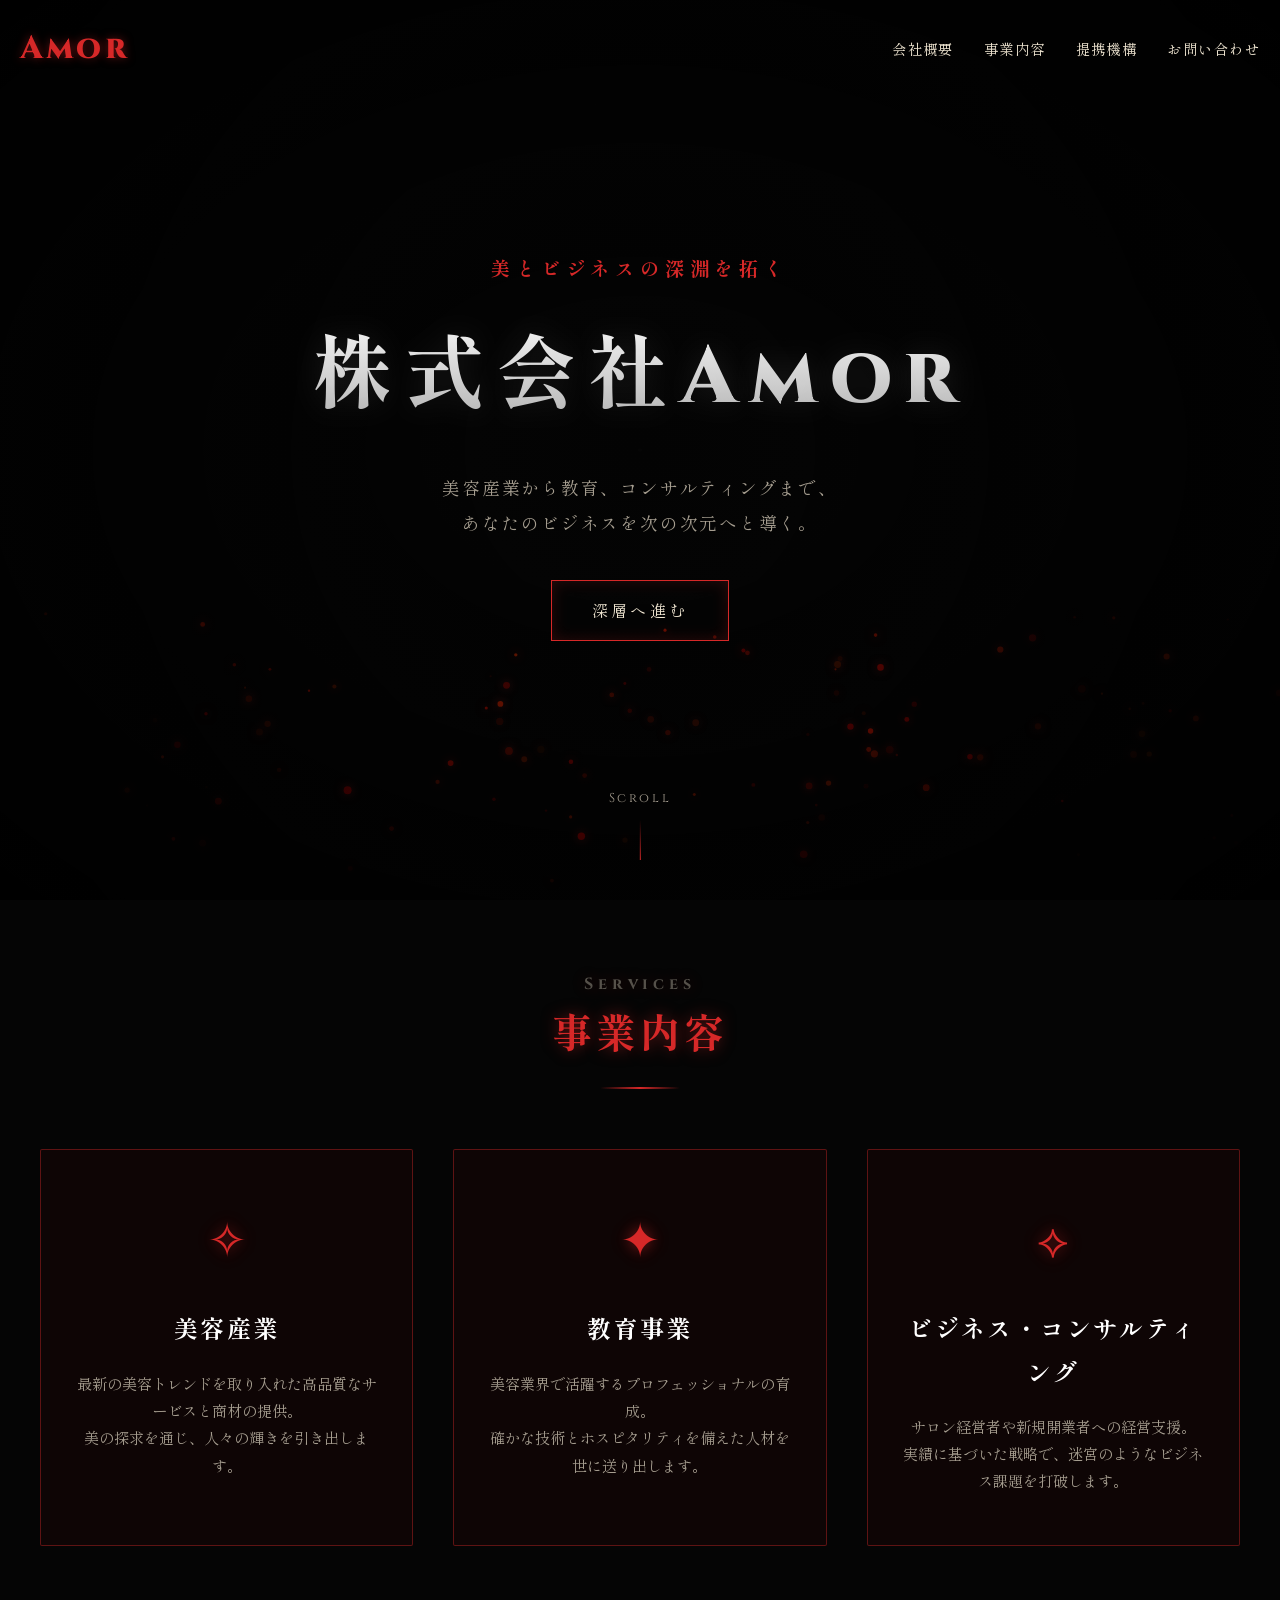
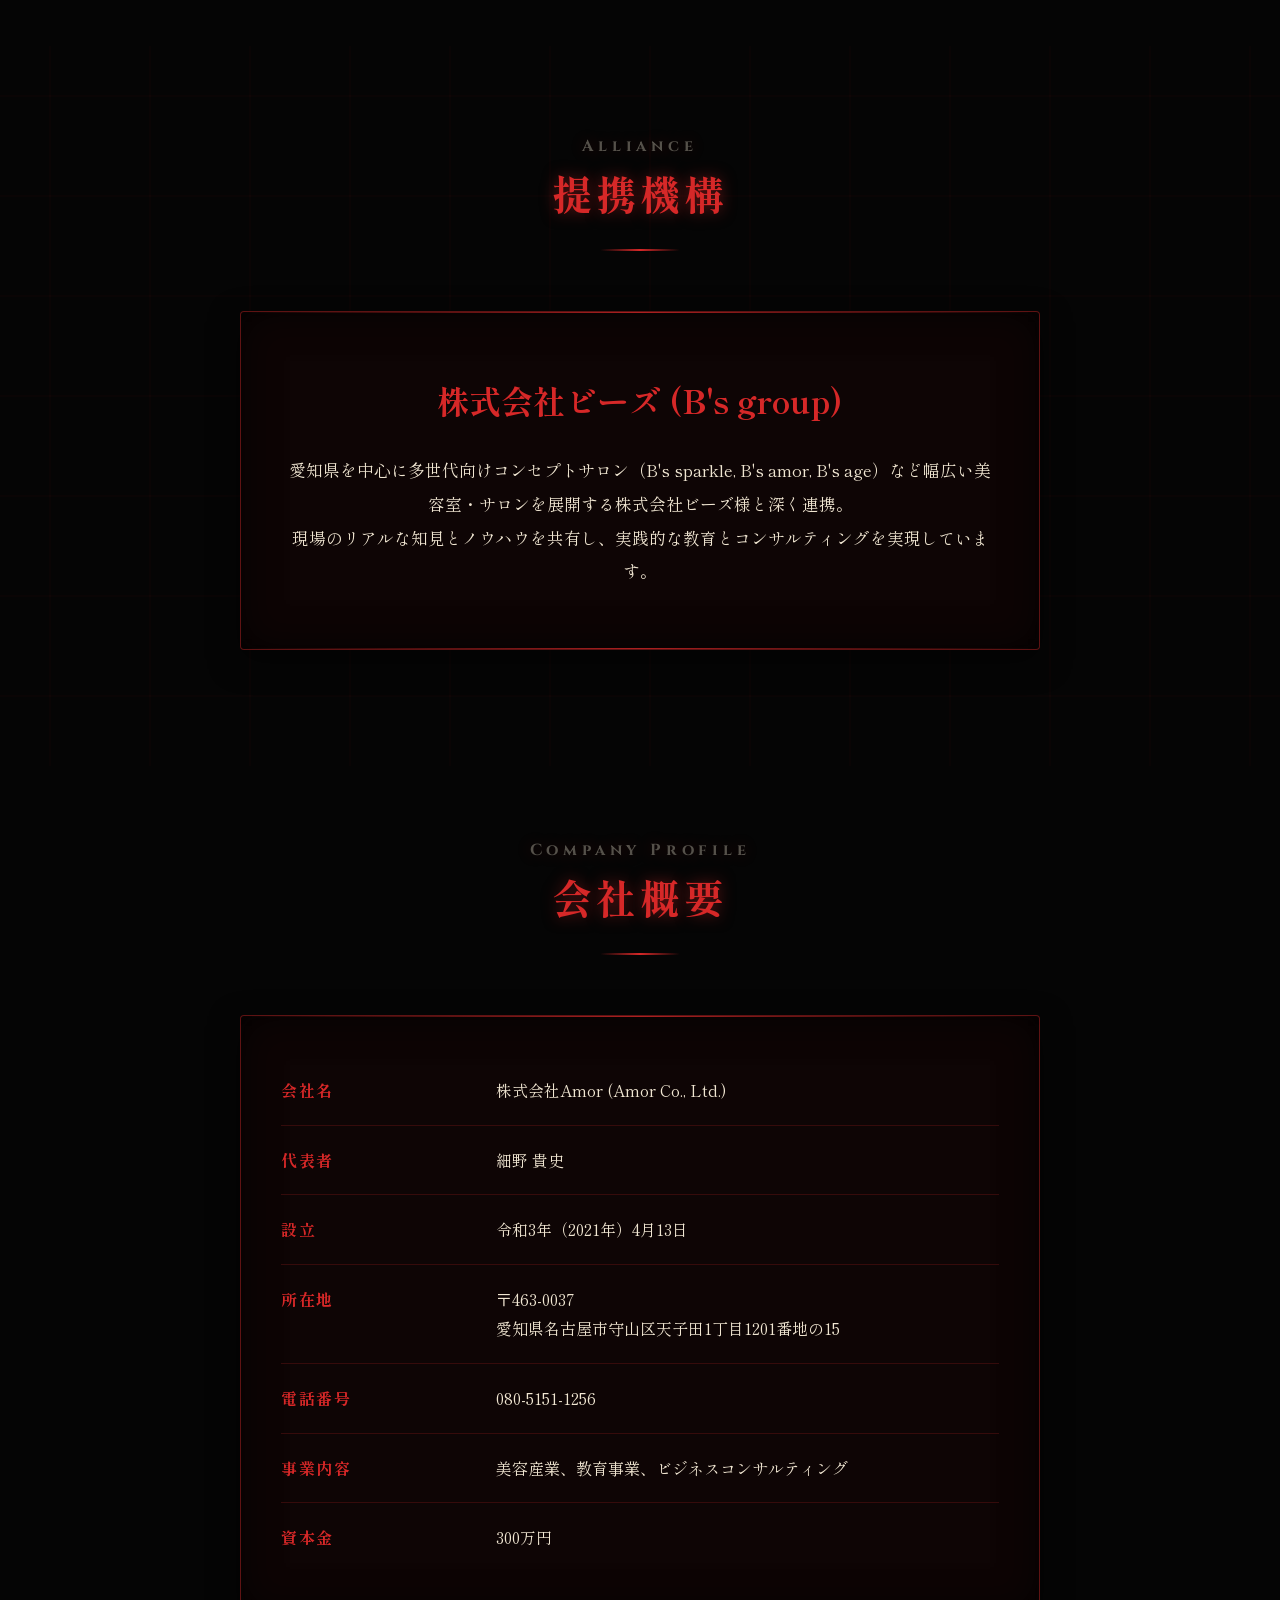
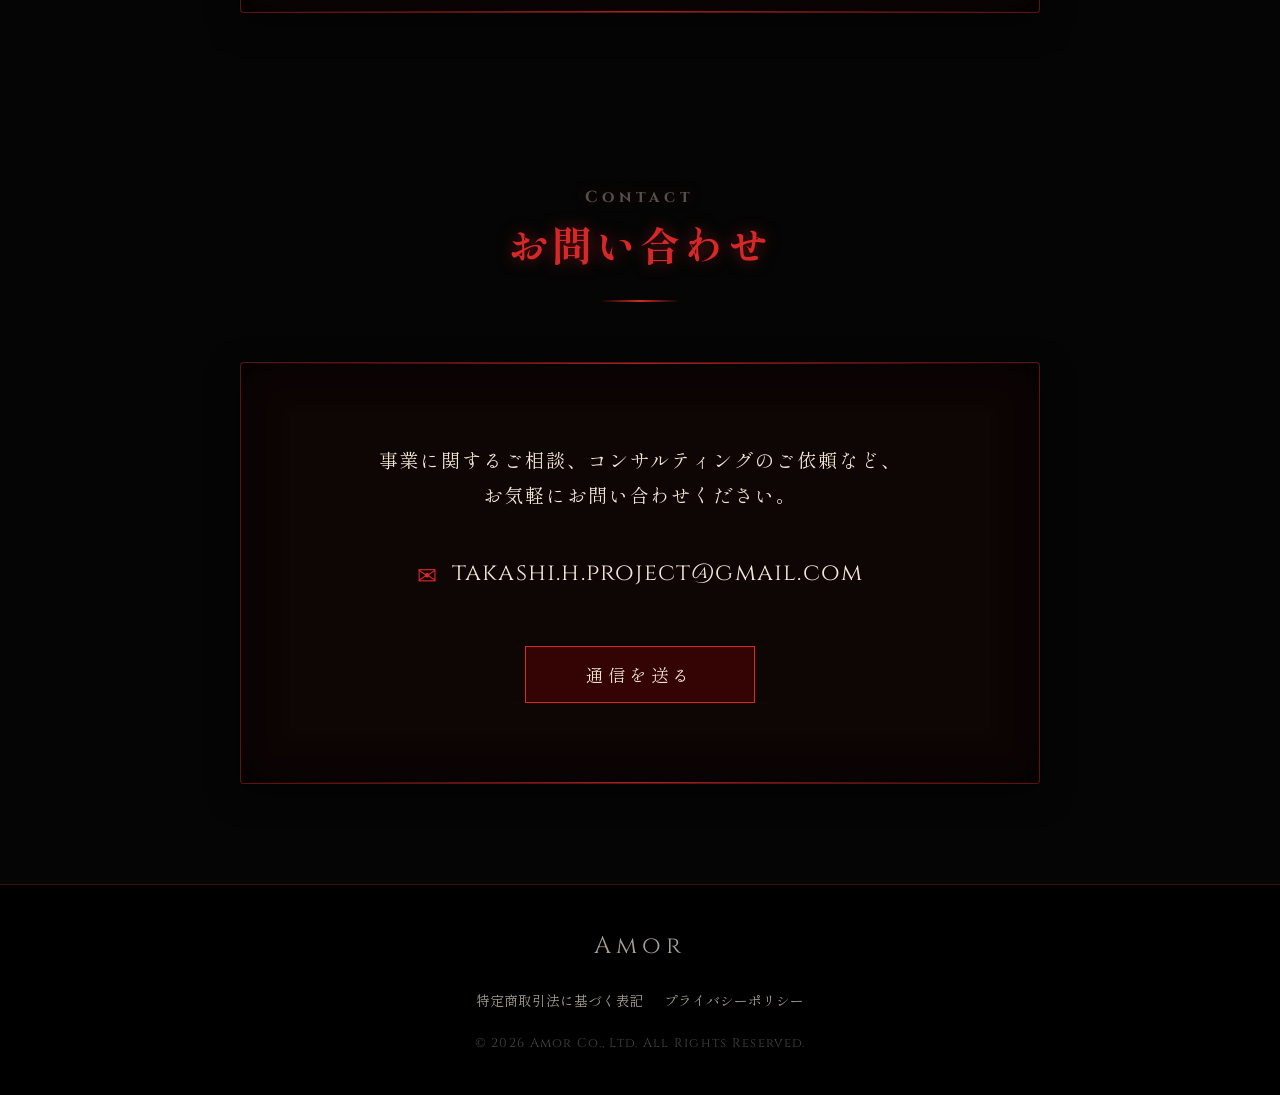
<file: index.html>
<!DOCTYPE html>
<html lang="ja">

<head>
    <meta charset="UTF-8">
    <meta name="viewport" content="width=device-width, initial-scale=1.0">
    <title>株式会社Amor - 美容・教育・コンサルティング</title>
    <meta name="description" content="株式会社Amorは、名古屋を拠点に美容産業、教育、ビジネスコンサルティングを展開する企業です。">

    <!-- Google Fonts for Mincho -->
    <link rel="preconnect" href="https://fonts.googleapis.com">
    <link rel="preconnect" href="https://fonts.gstatic.com" crossorigin>
    <link
        href="https://fonts.googleapis.com/css2?family=Shippori+Mincho:wght@400;500;700;800&family=Cinzel:wght@600;800&display=swap"
        rel="stylesheet">

    <link rel="stylesheet" href="style.css">
</head>

<body>
    <!-- Background Canvas for Embers/Dungeon Effect -->
    <canvas id="emberCanvas"></canvas>

    <!-- Navigation -->
    <nav class="navbar">
        <div class="nav-container">
            <h1 class="nav-logo">Amor</h1>
            <ul class="nav-links">
                <li><a href="#about">会社概要</a></li>
                <li><a href="#services">事業内容</a></li>
                <li><a href="#alliance">提携機構</a></li>
                <li><a href="#contact">お問い合わせ</a></li>
            </ul>
            <div class="hamburger">
                <span></span>
                <span></span>
                <span></span>
            </div>
        </div>
    </nav>

    <!-- Hero Section -->
    <header class="hero">
        <div class="hero-content fade-in">
            <h2 class="hero-subtitle">美とビジネスの深淵を拓く</h2>
            <h1 class="hero-title">株式会社Amor</h1>
            <p class="hero-desc">美容産業から教育、コンサルティングまで、<br>あなたのビジネスを次の次元へと導く。</p>
            <a href="#services" class="cta-button">深層へ進む</a>
        </div>
        <div class="scroll-indicator">
            <p>Scroll</p>
            <div class="arrow"></div>
        </div>
    </header>

    <!-- Services Section -->
    <section id="services" class="section">
        <div class="container fade-in">
            <h2 class="section-title" data-en="Services">事業内容</h2>
            <div class="services-grid">
                <!-- Service 1 -->
                <div class="service-card">
                    <div class="card-icon">✧</div>
                    <h3 class="card-title">美容産業</h3>
                    <p class="card-desc">最新の美容トレンドを取り入れた高品質なサービスと商材の提供。<br>美の探求を通じ、人々の輝きを引き出します。</p>
                </div>
                <!-- Service 2 -->
                <div class="service-card">
                    <div class="card-icon">✦</div>
                    <h3 class="card-title">教育事業</h3>
                    <p class="card-desc">美容業界で活躍するプロフェッショナルの育成。<br>確かな技術とホスピタリティを備えた人材を世に送り出します。</p>
                </div>
                <!-- Service 3 -->
                <div class="service-card">
                    <div class="card-icon">⟡</div>
                    <h3 class="card-title">ビジネス・コンサルティング</h3>
                    <p class="card-desc">サロン経営者や新規開業者への経営支援。<br>実績に基づいた戦略で、迷宮のようなビジネス課題を打破します。</p>
                </div>
            </div>
        </div>
    </section>

    <!-- Alliance Section -->
    <section id="alliance" class="section alliance-section">
        <div class="container fade-in">
            <h2 class="section-title" data-en="Alliance">提携機構</h2>
            <div class="alliance-content glass-panel">
                <h3 class="alliance-name">株式会社ビーズ (B's group)</h3>
                <p class="alliance-desc">
                    愛知県を中心に多世代向けコンセプトサロン（B's sparkle, B's amor, B's age）など幅広い美容室・サロンを展開する株式会社ビーズ様と深く連携。<br>
                    現場のリアルな知見とノウハウを共有し、実践的な教育とコンサルティングを実現しています。
                </p>
                <div class="tech-lines"></div>
            </div>
        </div>
    </section>

    <!-- About Section -->
    <section id="about" class="section">
        <div class="container fade-in">
            <h2 class="section-title" data-en="Company Profile">会社概要</h2>
            <div class="about-grid">
                <div class="about-info glass-panel">
                    <dl class="info-list">
                        <div class="info-item">
                            <dt>会社名</dt>
                            <dd>株式会社Amor (Amor Co., Ltd.)</dd>
                        </div>
                        <div class="info-item">
                            <dt>代表者</dt>
                            <dd>細野 貴史</dd>
                        </div>
                        <div class="info-item">
                            <dt>設立</dt>
                            <dd>令和3年（2021年）4月13日</dd>
                        </div>
                        <div class="info-item">
                            <dt>所在地</dt>
                            <dd>〒463-0037<br>愛知県名古屋市守山区天子田1丁目1201番地の15</dd>
                        </div>
                        <div class="info-item">
                            <dt>電話番号</dt>
                            <dd>080-5151-1256</dd>
                        </div>
                        <div class="info-item">
                            <dt>事業内容</dt>
                            <dd>美容産業、教育事業、ビジネスコンサルティング</dd>
                        </div>
                        <div class="info-item">
                            <dt>資本金</dt>
                            <dd>300万円</dd>
                        </div>
                    </dl>
                </div>
            </div>
        </div>
    </section>

    <!-- Contact Section -->
    <section id="contact" class="section">
        <div class="container fade-in">
            <h2 class="section-title" data-en="Contact">お問い合わせ</h2>
            <div class="contact-panel glass-panel">
                <p class="contact-message">事業に関するご相談、コンサルティングのご依頼など、<br>お気軽にお問い合わせください。</p>
                <div class="contact-email">
                    <span class="email-icon">✉</span>
                    <a href="mailto:takashi.h.project@gmail.com?subject=株式会社Amorへのお問い合わせ"
                        class="email-link">takashi.h.project@gmail.com</a>
                </div>
                <button class="submit-button"
                    onclick="window.location.href='mailto:takashi.h.project@gmail.com?subject=株式会社Amorへのお問い合わせ'">通信を送る</button>
            </div>
        </div>
    </section>

    <!-- Footer -->
    <footer class="footer">
        <div class="footer-content">
            <div class="footer-logo">Amor</div>
            <div class="footer-links">
                <a href="law.html">特定商取引法に基づく表記</a>
                <a href="privacy-policy.html">プライバシーポリシー</a>
            </div>
            <p class="copyright">&copy; 2026 Amor Co., Ltd. All Rights Reserved.</p>
        </div>
    </footer>

    <script src="script.js"></script>
</body>

</html>
</file>
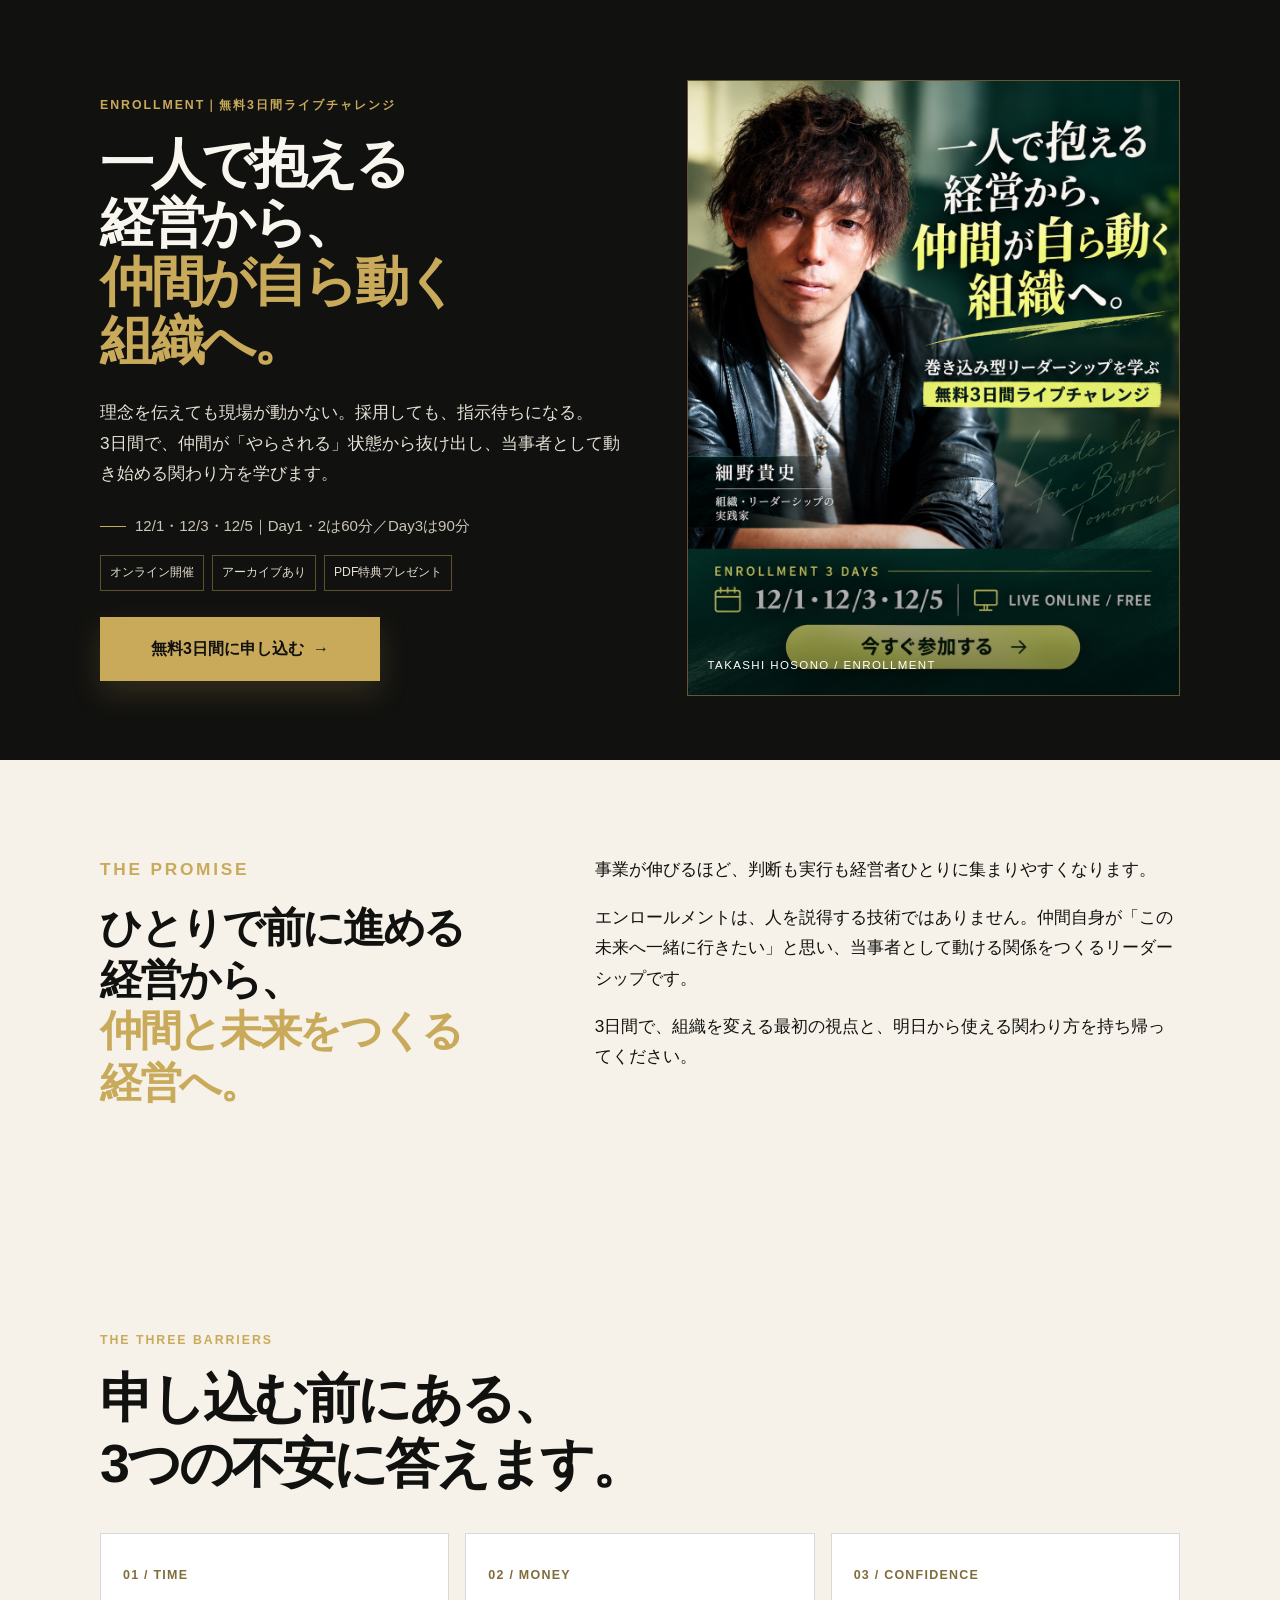
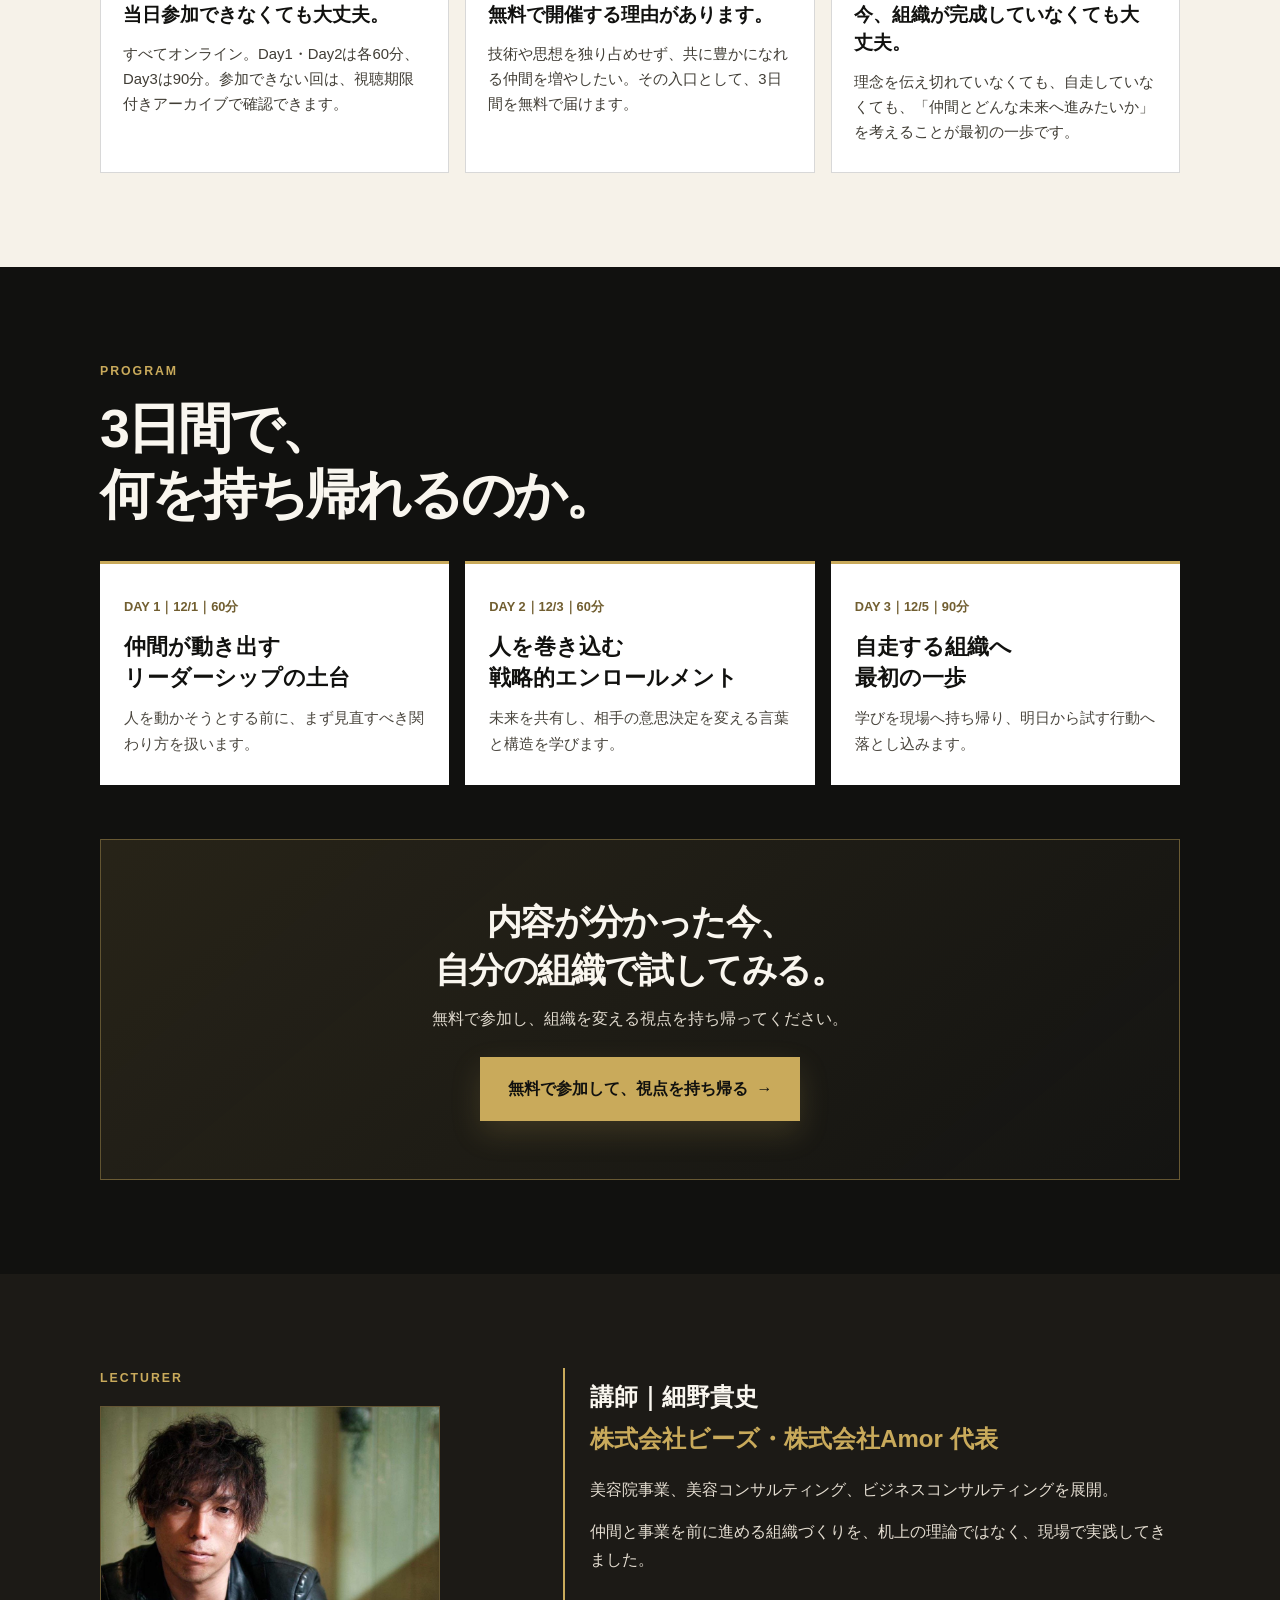
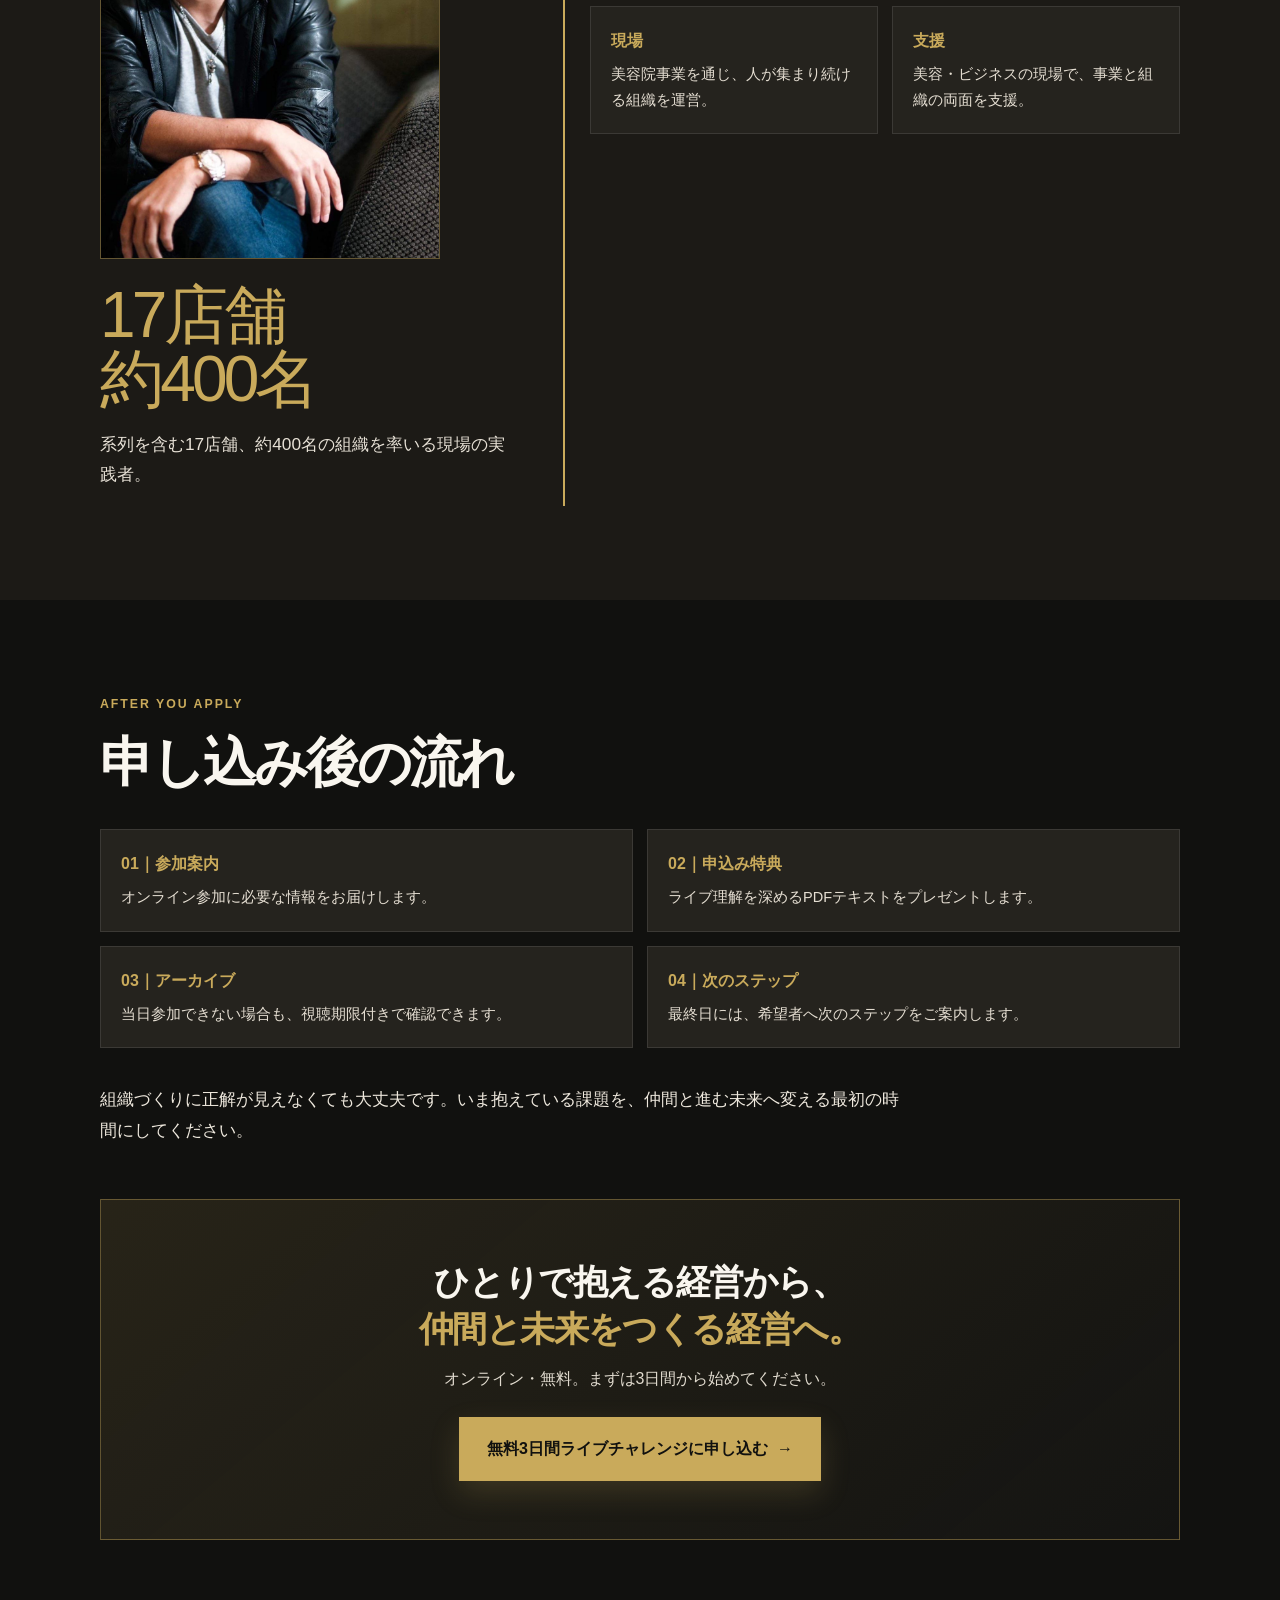
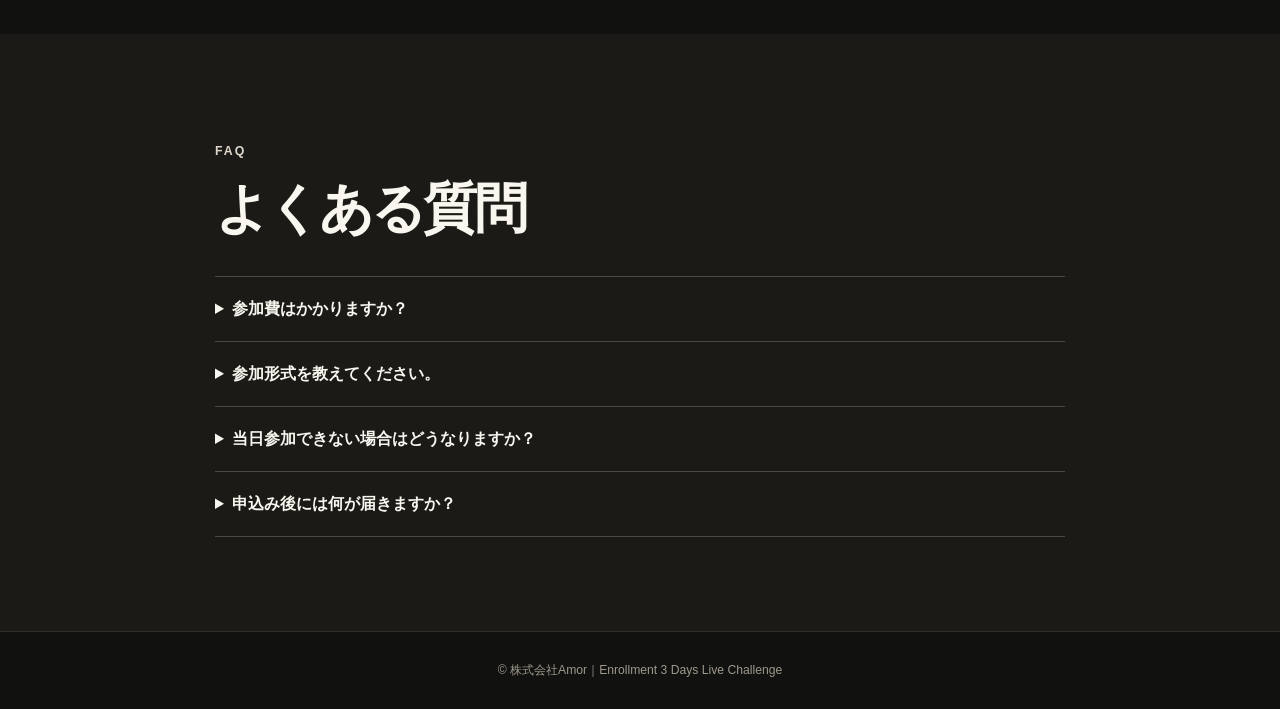
<file: enrollment/index.html>
<!doctype html>
<html lang="ja">
<head>
  <meta charset="utf-8">
  <meta name="viewport" content="width=device-width, initial-scale=1">
  <meta name="description" content="仲間に任せたいのに、結局ひとりで抱えてしまう経営者へ。Enrollment無料3日間ライブチャレンジ。">
  <title>Enrollment｜無料3日間ライブチャレンジ</title>
  <style>
    :root{--ink:#11110f;--paper:#f6f2e9;--paper-deep:#e8e1d2;--gold:#c9aa5b;--gold-light:#e7ca84;--text:#f9f6ef;--muted:#cbc5b8;--line:rgba(201,170,91,.42)}
    *{box-sizing:border-box}html{scroll-behavior:smooth}body{margin:0;background:var(--ink);color:var(--text);font-family:-apple-system,BlinkMacSystemFont,"Hiragino Sans","Yu Gothic",Meiryo,sans-serif;line-height:1.75}a{color:inherit;text-decoration:none}button{font:inherit}.wrap{width:min(1080px,calc(100% - 40px));margin:auto}.gold{color:var(--gold)}.eyebrow{margin:0;color:var(--gold);font-size:.77rem;letter-spacing:.16em;font-weight:800}.section{padding:94px 0}.section--paper{background:var(--paper);color:var(--ink)}.section--deep{background:#1c1a16}.title{font-size:clamp(2rem,4.2vw,3.55rem);line-height:1.22;letter-spacing:-.055em;margin:14px 0 34px}.lead{font-size:1.08rem;color:#e7e1d6}.button{appearance:none;border:0;display:inline-flex;align-items:center;justify-content:center;gap:10px;cursor:pointer;background:var(--gold);color:var(--ink);font-weight:900;padding:18px 28px;min-width:280px;transition:.2s;box-shadow:0 12px 30px rgba(201,170,91,.18)}.button:hover{transform:translateY(-2px);background:var(--gold-light)}.button--wide{width:100%;max-width:520px}.hero{display:grid;grid-template-columns:1.04fr .96fr;align-items:center;gap:52px;min-height:760px;padding:58px 0 42px}.hero h1{font-size:clamp(2.7rem,4.2vw,4.2rem);line-height:1.1;letter-spacing:-.065em;margin:17px 0 27px}.hero-copy{max-width:540px}.hero-copy .lead{margin:0 0 25px}.event-line{display:flex;align-items:center;gap:9px;color:var(--muted);font-size:.94rem;margin:0 0 26px}.event-line:before{content:"";width:26px;height:1px;background:var(--gold)}.hero-points{display:flex;flex-wrap:wrap;gap:8px;margin:-10px 0 26px}.hero-points span{border:1px solid var(--line);padding:6px 9px;font-size:.76rem;color:#e7e0d3}.hero-art{position:relative;width:min(100%,500px);justify-self:end;aspect-ratio:4/5;overflow:hidden;border:1px solid var(--line);background:#1d1b17}.hero-art img{width:100%;height:100%;object-fit:cover;display:block}.hero-art:after{content:"";position:absolute;inset:0;background:linear-gradient(180deg,transparent 64%,rgba(0,0,0,.55))}.hero-art small{position:absolute;z-index:1;bottom:20px;left:20px;color:#fff;font-size:.72rem;letter-spacing:.12em}.promise{display:grid;grid-template-columns:.85fr 1.15fr;gap:62px}.promise .title{font-size:clamp(1.9rem,3.3vw,2.9rem)}.promise p{font-size:1.08rem;margin:0 0 18px}.barriers{display:grid;grid-template-columns:repeat(3,1fr);gap:16px;margin-top:36px}.barrier{border:1px solid rgba(17,17,15,.16);padding:26px 22px;background:#fff}.barrier .number{font-size:.78rem;letter-spacing:.1em;color:#806d3b;font-weight:800}.barrier h3{font-size:1.2rem;line-height:1.45;margin:13px 0}.barrier p{font-size:.93rem;line-height:1.7;margin:0;color:#403d35}.program-head{max-width:720px}.days{display:grid;grid-template-columns:repeat(3,1fr);gap:16px;margin-top:34px}.day{background:#fff;color:var(--ink);padding:28px 24px;border-top:3px solid var(--gold)}.day time{font-weight:900;font-size:.8rem;color:#715e30}.day h3{font-size:1.35rem;line-height:1.4;margin:12px 0}.day p{font-size:.94rem;margin:0;color:#4a463e}.cta-panel{text-align:center;padding:58px 24px;border:1px solid var(--line);background:linear-gradient(140deg,rgba(201,170,91,.12),rgba(255,255,255,.01));margin-top:54px}.cta-panel h3{font-size:clamp(1.55rem,3vw,2.2rem);line-height:1.35;letter-spacing:-.04em;margin:0 0 12px}.cta-panel p{margin:0 auto 24px;max-width:600px;color:#e1dbcf}.profile{display:grid;grid-template-columns:.8fr 1.2fr;gap:52px}.profile-portrait{width:min(100%,340px);aspect-ratio:3/4;overflow:hidden;border:1px solid var(--line);margin:16px 0 24px}.profile-portrait img{width:100%;height:100%;object-fit:cover;object-position:center top;display:block}.profile .stat{font-size:clamp(2.3rem,5vw,4.7rem);line-height:1;color:var(--gold);letter-spacing:-.06em;margin:10px 0}.profile-card{border-left:2px solid var(--gold);padding:8px 0 8px 25px}.profile-card h3{font-size:1.5rem;margin:0 0 16px}.profile-card p{color:#e5ded2;margin:0 0 14px}.details{display:grid;grid-template-columns:repeat(2,1fr);gap:14px;margin-top:32px}.detail{padding:20px;background:#25231e;border:1px solid rgba(255,255,255,.1)}.detail h4{font-size:1rem;color:var(--gold);margin:0 0 7px}.detail p{font-size:.91rem;color:#e5ded2;margin:0}.reassure{padding:36px 0 0;max-width:800px}.reassure p{font-size:1.08rem;color:#eee8dd;margin:0}.faq{max-width:850px;margin:auto}.faq details{border-top:1px solid rgba(255,255,255,.2);padding:18px 0}.faq details:last-child{border-bottom:1px solid rgba(255,255,255,.2)}.faq summary{cursor:pointer;font-weight:800}.faq p{color:#dfd8cc;margin:13px 0 0}.closing{text-align:center;padding:106px 0 116px;background:radial-gradient(circle at 50% 0,rgba(201,170,91,.22),transparent 47%)}.closing h2{font-size:clamp(2.35rem,5vw,4.5rem);line-height:1.18;letter-spacing:-.06em;margin:18px auto 20px;max-width:920px}.closing p{max-width:650px;margin:0 auto 30px;color:#e6dfd3}.footer{text-align:center;color:#9f998d;padding:28px 0;border-top:1px solid rgba(255,255,255,.12);font-size:.76rem}.sticky{display:none}
    @media(max-width:760px){.wrap{width:min(100% - 30px,680px)}.section{padding:64px 0}.hero{grid-template-columns:1fr;min-height:auto;padding:42px 0 22px;gap:28px}.hero h1{font-size:2.52rem;line-height:1.13;letter-spacing:-.065em}.hero-art{width:100%;justify-self:stretch}.promise,.profile{grid-template-columns:1fr;gap:30px}.barriers,.days,.details{grid-template-columns:1fr}.cta-panel{margin-top:36px;padding:42px 18px}.closing{padding:72px 0 112px}.closing h2{font-size:2.42rem;line-height:1.23}.sticky{position:fixed;display:flex;justify-content:center;align-items:center;z-index:20;bottom:0;left:0;right:0;padding:11px 15px;background:rgba(17,17,15,.94);backdrop-filter:blur(9px);border-top:1px solid var(--line)}.sticky .button{width:100%;padding:14px 18px}.footer{padding-bottom:86px}}
  </style>
  <script>
    !function(f,b,e,v,n,t,s){if(f.fbq)return;n=f.fbq=function(){n.callMethod?n.callMethod.apply(n,arguments):n.queue.push(arguments)};if(!f._fbq)f._fbq=n;n.push=n;n.loaded=!0;n.version='2.0';n.queue=[];t=b.createElement(e);t.async=!0;t.src=v;s=b.getElementsByTagName(e)[0];s.parentNode.insertBefore(t,s)}(window,document,'script','https://connect.facebook.net/en_US/fbevents.js');
    fbq('init','1667972624907937');fbq('track','PageView');
    const FORM_URL='https://pro.form-mailer.jp/fms/ca0142ec357850';
    function goToForm(position){ if(typeof fbq==='function'){fbq('trackCustom','CTA_'+position)} window.location.href=FORM_URL; }
  </script>
  <noscript><img height="1" width="1" style="display:none" src="https://www.facebook.com/tr?id=1667972624907937&ev=PageView&noscript=1" alt=""></noscript>
</head>
<body>
  <header class="wrap hero">
    <div class="hero-copy">
      <p class="eyebrow">ENROLLMENT｜無料3日間ライブチャレンジ</p>
      <h1>一人で抱える<br>経営から、<br><span class="gold">仲間が自ら動く<br>組織へ。</span></h1>
      <p class="lead">理念を伝えても現場が動かない。採用しても、指示待ちになる。<br>3日間で、仲間が「やらされる」状態から抜け出し、当事者として動き始める関わり方を学びます。</p>
      <p class="event-line">12/1・12/3・12/5｜Day1・2は60分／Day3は90分</p>
      <div class="hero-points"><span>オンライン開催</span><span>アーカイブあり</span><span>PDF特典プレゼント</span></div>
      <button class="button" type="button" onclick="goToForm('Hero')">無料3日間に申し込む&nbsp; →</button>
    </div>
    <div class="hero-art"><img src="assets/hero-ad-a.png?v=20261110-4" alt="一人で抱える経営から、仲間が自ら動く組織へ。"><small>TAKASHI HOSONO / ENROLLMENT</small></div>
  </header>

  <main>
    <section class="section section--paper"><div class="wrap promise"><div><p class="eyebrow">THE PROMISE</p><h2 class="title">ひとりで前に進める<br>経営から、<br><span class="gold">仲間と未来をつくる<br>経営へ。</span></h2></div><div><p>事業が伸びるほど、判断も実行も経営者ひとりに集まりやすくなります。</p><p>エンロールメントは、人を説得する技術ではありません。仲間自身が「この未来へ一緒に行きたい」と思い、当事者として動ける関係をつくるリーダーシップです。</p><p>3日間で、組織を変える最初の視点と、明日から使える関わり方を持ち帰ってください。</p></div></div></section>

    <section class="section section--paper"><div class="wrap"><p class="eyebrow">THE THREE BARRIERS</p><h2 class="title">申し込む前にある、<br>3つの不安に答えます。</h2><div class="barriers"><article class="barrier"><span class="number">01 / TIME</span><h3>当日参加できなくても大丈夫。</h3><p>すべてオンライン。Day1・Day2は各60分、Day3は90分。参加できない回は、視聴期限付きアーカイブで確認できます。</p></article><article class="barrier"><span class="number">02 / MONEY</span><h3>無料で開催する理由があります。</h3><p>技術や思想を独り占めせず、共に豊かになれる仲間を増やしたい。その入口として、3日間を無料で届けます。</p></article><article class="barrier"><span class="number">03 / CONFIDENCE</span><h3>今、組織が完成していなくても大丈夫。</h3><p>理念を伝え切れていなくても、自走していなくても、「仲間とどんな未来へ進みたいか」を考えることが最初の一歩です。</p></article></div></div></section>

    <section class="section"><div class="wrap"><div class="program-head"><p class="eyebrow">PROGRAM</p><h2 class="title">3日間で、<br>何を持ち帰れるのか。</h2></div><div class="days"><article class="day"><time>DAY 1｜12/1｜60分</time><h3>仲間が動き出す<br>リーダーシップの土台</h3><p>人を動かそうとする前に、まず見直すべき関わり方を扱います。</p></article><article class="day"><time>DAY 2｜12/3｜60分</time><h3>人を巻き込む<br>戦略的エンロールメント</h3><p>未来を共有し、相手の意思決定を変える言葉と構造を学びます。</p></article><article class="day"><time>DAY 3｜12/5｜90分</time><h3>自走する組織へ<br>最初の一歩</h3><p>学びを現場へ持ち帰り、明日から試す行動へ落とし込みます。</p></article></div><div class="cta-panel"><h3>内容が分かった今、<br>自分の組織で試してみる。</h3><p>無料で参加し、組織を変える視点を持ち帰ってください。</p><button class="button" type="button" onclick="goToForm('Program')">無料で参加して、視点を持ち帰る&nbsp; →</button></div></div></section>

    <section id="facilitator" class="section section--deep"><div class="wrap profile"><div><p class="eyebrow">LECTURER</p><div class="profile-portrait"><img src="assets/hosono-profile.jpg" alt="細野貴史"></div><p class="stat">17店舗<br>約400名</p><p class="lead">系列を含む17店舗、約400名の組織を率いる現場の実践者。</p></div><div class="profile-card"><h3>講師｜細野貴史<br><span class="gold">株式会社ビーズ・株式会社Amor 代表</span></h3><p>美容院事業、美容コンサルティング、ビジネスコンサルティングを展開。</p><p>仲間と事業を前に進める組織づくりを、机上の理論ではなく、現場で実践してきました。</p><div class="details"><article class="detail"><h4>現場</h4><p>美容院事業を通じ、人が集まり続ける組織を運営。</p></article><article class="detail"><h4>支援</h4><p>美容・ビジネスの現場で、事業と組織の両面を支援。</p></article></div></div></div></section>

    <section class="section"><div class="wrap"><p class="eyebrow">AFTER YOU APPLY</p><h2 class="title">申し込み後の流れ</h2><div class="details"><article class="detail"><h4>01｜参加案内</h4><p>オンライン参加に必要な情報をお届けします。</p></article><article class="detail"><h4>02｜申込み特典</h4><p>ライブ理解を深めるPDFテキストをプレゼントします。</p></article><article class="detail"><h4>03｜アーカイブ</h4><p>当日参加できない場合も、視聴期限付きで確認できます。</p></article><article class="detail"><h4>04｜次のステップ</h4><p>最終日には、希望者へ次のステップをご案内します。</p></article></div><div class="reassure"><p>組織づくりに正解が見えなくても大丈夫です。いま抱えている課題を、仲間と進む未来へ変える最初の時間にしてください。</p></div><div class="cta-panel"><h3>ひとりで抱える経営から、<br><span class="gold">仲間と未来をつくる経営へ。</span></h3><p>オンライン・無料。まずは3日間から始めてください。</p><button class="button" type="button" onclick="goToForm('Proof')">無料3日間ライブチャレンジに申し込む&nbsp; →</button></div></div></section>

    <section class="section section--deep"><div class="wrap faq"><p class="eyebrow">FAQ</p><h2 class="title">よくある質問</h2><details><summary>参加費はかかりますか？</summary><p>無料で参加いただけます。</p></details><details><summary>参加形式を教えてください。</summary><p>すべてオンラインで開催します。Day1・Day2は各60分、Day3は90分です。</p></details><details><summary>当日参加できない場合はどうなりますか？</summary><p>視聴期限付きアーカイブをご案内します。</p></details><details><summary>申込み後には何が届きますか？</summary><p>参加案内に加え、申込み特典としてライブ理解を深めるPDFテキストをプレゼントします。</p></details></div></section>
  </main>
  <footer class="footer"><div class="wrap">© 株式会社Amor｜Enrollment 3 Days Live Challenge</div></footer>
  <div class="sticky"><button class="button" type="button" onclick="goToForm('Hero')">無料3日間に申し込む&nbsp; →</button></div>
</body>
</html>
</file>
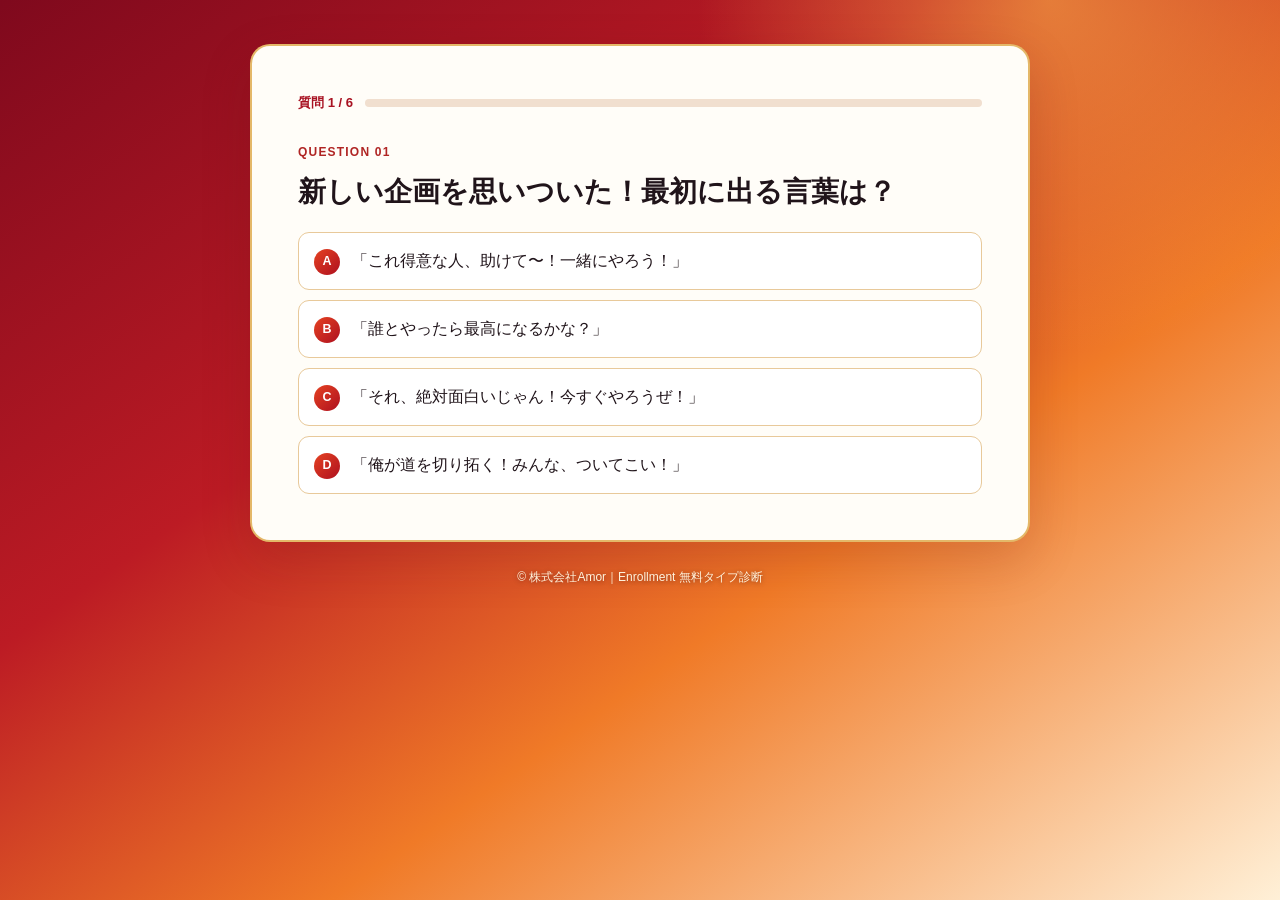
<file: enrollment/diagnosis/index.html>
<!doctype html>
<html lang="ja">
<head>
<meta charset="utf-8">
<meta name="viewport" content="width=device-width,initial-scale=1">
<meta name="description" content="6問・約2分で、あなたらしい仲間の巻き込み方が分かる無料診断。">
<title>仲間の巻き込み方診断｜Enrollment</title>
<style>
:root{--ink:#20141a;--paper:#fff8ed;--card:#fffdf8;--red:#a81222;--orange:#e96f3f;--gold:#d79a26;--line:#e8c99a;--muted:#745653;--shadow:0 18px 50px rgba(112,18,27,.2)}*{box-sizing:border-box}html{scroll-behavior:smooth}body{margin:0;color:var(--ink);font-family:-apple-system,BlinkMacSystemFont,"Hiragino Sans","Yu Gothic",Meiryo,sans-serif;line-height:1.7;background:radial-gradient(circle at 82% 0%,rgba(255,190,74,.55),transparent 22rem),linear-gradient(145deg,#7f091d 0%,#bc1b24 36%,#f07a27 63%,#fff0d7 100%);min-height:100vh}.wrap{width:min(780px,calc(100% - 32px));margin:auto;padding:44px 0 70px}.hero{text-align:center;color:#fff9ea;margin:0 auto 28px}.eyebrow{display:inline-block;color:#ffe9ad;border-bottom:2px solid #ffe49d;padding:0 8px 4px;font-family:Georgia,"Hiragino Mincho ProN",serif;font-size:.76rem;letter-spacing:.16em;font-weight:900}.hero h1{font-family:Georgia,"Hiragino Mincho ProN","Yu Mincho",serif;font-size:clamp(2rem,6.7vw,3.35rem);line-height:1.23;letter-spacing:-.045em;margin:15px 0}.hero p{max-width:570px;margin:0 auto;color:#fff7e8}.art{width:min(100%,510px);aspect-ratio:5/4;overflow:hidden;border:1px solid rgba(255,229,179,.56);margin:26px auto 0;position:relative;box-shadow:var(--shadow)}.art img{width:100%;height:100%;object-fit:cover;object-position:center top;display:block}.art:after{content:"";position:absolute;inset:0;background:linear-gradient(180deg,transparent 65%,rgba(0,0,0,.5))}.art small{position:absolute;z-index:1;bottom:14px;left:16px;color:#fff;font-size:.65rem;letter-spacing:.12em}.panel{background:var(--card);border:2px solid rgba(222,168,71,.8);box-shadow:var(--shadow);border-radius:20px;overflow:hidden}.intro,.flow,.result{padding:clamp(24px,5vw,46px)}.intro h2{font-family:Georgia,"Hiragino Mincho ProN","Yu Mincho",serif;font-size:clamp(1.8rem,5.2vw,3rem);line-height:1.27;margin:12px 0}.intro p{color:var(--muted);margin:0}.cta{margin-top:25px;border:0;cursor:pointer;background:linear-gradient(95deg,#bf1421,#e83b20);color:#fff;padding:16px 23px;font:inherit;font-weight:900;min-height:58px;box-shadow:0 8px 18px rgba(151,0,13,.2)}.cta:hover{filter:brightness(1.08);transform:translateY(-1px)}.note{font-size:.78rem;color:#806d69;margin-top:17px}.flow{display:block}.result{display:none}.hero,.intro{display:none}.progress-row{display:flex;gap:12px;align-items:center;margin-bottom:28px}.counter{font-size:.82rem;font-weight:900;color:var(--red);white-space:nowrap}.progress{height:8px;flex:1;background:#f1dfcf;border-radius:20px;overflow:hidden}.progress i{display:block;height:100%;width:0;background:linear-gradient(90deg,#f6a421,#c91b20);transition:.25s}.q-number{font-size:.75rem;font-weight:900;color:#b02524;letter-spacing:.1em}.question h2{font-family:Georgia,"Hiragino Mincho ProN","Yu Mincho",serif;font-size:clamp(1.3rem,4.5vw,1.72rem);line-height:1.5;margin:8px 0 20px}.choices{display:grid;gap:10px}.choice{appearance:none;width:100%;text-align:left;border:1px solid var(--line);background:#fff;color:var(--ink);border-radius:11px;padding:14px 15px;font:inherit;cursor:pointer;display:flex;gap:12px;align-items:flex-start;transition:.18s}.choice:hover,.choice:focus-visible,.choice.selected{outline:none;border-color:#bd1722;background:#fff2df;box-shadow:inset 5px 0 #cc2022}.letter{color:#fff;background:linear-gradient(135deg,#e54222,#ae101f);width:26px;height:26px;border-radius:50%;display:grid;place-items:center;flex:0 0 auto;font-size:.78rem;font-weight:800;margin-top:2px}.show-result{display:none}.result-head{background:linear-gradient(130deg,#7c0719,#bd1922 53%,#e57425);color:#fff;margin:-46px -46px 25px;padding:34px 28px 28px;text-align:center}.result-head h2{font-family:Georgia,"Hiragino Mincho ProN","Yu Mincho",serif;font-size:clamp(1.65rem,5.5vw,2.4rem);line-height:1.25;margin:10px 0 0}.result p{color:#4e3937}.result h3{font-size:1rem;color:#b61c24;margin:22px 0 8px}.apply-box{margin:25px 0 18px;padding:22px;background:#fff3df;border-top:4px solid var(--gold)}.apply-box strong{display:block;line-height:1.5}.apply-button{width:100%;border:0;cursor:pointer;background:linear-gradient(95deg,#bf1421,#e83b20);color:#fff;padding:17px 20px;font:inherit;font-weight:900;min-height:60px}.restart{display:block;margin:16px auto 0;border:0;background:none;color:#806d69;text-decoration:underline;cursor:pointer}.footer{text-align:center;color:#fff3dc;text-shadow:0 1px 5px rgba(55,0,10,.45);font-size:.75rem;margin-top:25px}@media(max-width:480px){.wrap{width:min(100% - 24px,780px);padding-top:30px}.intro,.flow,.result{padding:28px 22px}.result-head{margin:-28px -22px 22px;padding:28px 18px}.choice{padding:13px}}
</style>
<script>
!function(f,b,e,v,n,t,s){if(f.fbq)return;n=f.fbq=function(){n.callMethod?n.callMethod.apply(n,arguments):n.queue.push(arguments)};if(!f._fbq)f._fbq=n;n.push=n;n.loaded=!0;n.version='2.0';n.queue=[];t=b.createElement(e);t.async=!0;t.src=v;s=b.getElementsByTagName(e)[0];s.parentNode.insertBefore(t,s)}(window,document,'script','https://connect.facebook.net/en_US/fbevents.js');fbq('init','1667972624907937');fbq('track','PageView');const FORM_URL='https://pro.form-mailer.jp/fms/ca0142ec357850';
</script><noscript><img height="1" width="1" style="display:none" src="https://www.facebook.com/tr?id=1667972624907937&ev=PageView&noscript=1" alt=""></noscript>
</head>
<body><main class="wrap"><header class="hero"><span class="eyebrow">ENROLLMENT｜無料タイプ診断</span><h1>あなたは、仲間を<br>どんなふうに巻き込むタイプ？</h1><p>6つの質問で、あなたらしい人の巻き込み方を整理します。</p><div class="art"><img src="assets/hero-ad-a.png" alt="一人で抱える経営から、仲間が自ら動く組織へ。"><small>TAKASHI HOSONO / ENROLLMENT</small></div></header><section class="panel"><div id="intro" class="intro"><span class="eyebrow" style="color:#a81222;border-color:#d79a26">無料診断｜6問・約2分</span><h2>まずは、あなたらしい<br>巻き込み方を知る。</h2><p>どの選択肢も、その人らしい巻き込み方の表れです。迷った場合は、現在の自分に最も近い答えを選んでください。</p><button class="cta" type="button" onclick="startDiagnosis()">診断をはじめる&nbsp; →</button><p class="note">※回答内容は外部へ送信されません。</p></div><div id="flow" class="flow"><div class="progress-row"><span id="counter" class="counter">質問 1 / 6</span><div class="progress"><i id="bar"></i></div></div><div id="question" class="question"></div></div><div id="result" class="result"></div></section><p class="footer">© 株式会社Amor｜Enrollment 無料タイプ診断</p></main>
<script type="module">
import {diagnose,labelSequentially,shuffleAnswers} from './assets/leadership-scoring.js';
const questions=[
['新しい企画を思いついた！最初に出る言葉は？',[['A','「俺が道を切り拓く！みんな、ついてこい！」'],['B','「誰とやったら最高になるかな？」'],['C','「それ、絶対面白いじゃん！今すぐやろうぜ！」'],['D','「これ得意な人、助けて〜！一緒にやろう！」']]],
['チームが少し止まっている時、あなたは？',[['A','「方向はこっち。まず動こう！」と旗を立てる'],['B','一人ひとりの気持ちを聞き、安心して話せる空気をつくる'],['C','「これが実現したらヤバくない？」と未来を面白く語る'],['D','「私だけじゃ無理〜！」と素直に頼って仲間を動かす']]],
['大きな挑戦の前、周りをどう巻き込む？',[['A','まず自分が先陣を切り、背中で見せる'],['B','相手の良さを言葉にして、「あなたが必要」と伝える'],['C','常識を壊すアイデアで、みんなをワクワクさせる'],['D','得意な人に「ここお願い！」と気持ちよく任せる']]],
['会議でアイデアが割れたら？',[['A','「今回はこれで行く」と決めて前に進める'],['B','全員の意見を受け止め、納得感のある着地点を探す'],['C','「じゃあ両方やったら面白くない？」と新しい遊び方を出す'],['D','「誰か整理して〜！」と得意な人の力を借りる']]],
['あなたが一番テンションが上がる瞬間は？',[['A','誰も行ったことのない道を、自分が先頭で進む時'],['B','仲間が「このチームでよかった」と笑っている時'],['C','周りまで巻き込んで、場が熱狂している時'],['D','お願いした仲間が「任せて！」と助けてくれる時']]],
['仕事が回らなくなったら、最初にすることは？',[['A','優先順位を決めて、自分が指揮を執る'],['B','みんなが無理していないかを確認し、声をかける'],['C','「ピンチを祭りに変えよう！」と場を明るくする'],['D','一人で抱えず、すぐに「助けて！」と頼る']]]
];
const profiles={A:{label:'🔴 俺についてこい！暴走赤レンジャーお兄さんタイプ',lead:'「俺が道を切り拓く！お前ら、ついてこい！」',strength:'誰よりも先に走り、誰よりも大きな夢を語り、誰よりも先に挑戦する。圧倒的な熱量と行動力で、背中を見せながら仲間を動かす突破型リーダーです。',tip:'振り返ったら誰もいない危険あり（笑）'},B:{label:'🩷 全員まとめて愛で支配！人たらし女帝お姉さんタイプ',lead:'「あなたがいるから、最高のチームになるの♡」',strength:'人の気持ちを察し、一人ひとりの才能を見つけ、みんなの心を一つにする天才。「この人のためなら頑張りたい！」と、周りが自ら動き出す最強のチームプロデューサーです。',tip:'全員の意見を聞きすぎて、永遠に出発できない危険あり（笑）'},C:{label:'🟡 常識破壊のワクワクテロリスト！破天荒次男タイプ',lead:'「それ、絶対面白いじゃん！今すぐやろうぜ！」',strength:'常識や前例に縛られず、面白いことには全力投球。本人が楽しそうすぎて、気づけば周りも巻き込まれて大騒ぎ。ワクワクを伝染させ、人を熱狂させるエンタメ革命児です。',tip:'本人だけ次の祭りに行ってる危険あり（笑）'},D:{label:'🟢 甘えたもん勝ち！愛され他力本願末っ子タイプ',lead:'「え〜！私できな〜い！誰か助けて〜♡」',strength:'得意な人に頼り、できないことは甘え、人の「助けてあげたい！」を引き出す天性の愛され巻き込み職人。人の力を借りることに遠慮がないから、周りも喜んで動きます。',tip:'甘えすぎると、ただの丸投げ社長になる危険あり（笑）'}};
let step=0,answers=[];const $=id=>document.getElementById(id);
fbq('trackCustom','DiagnosisStart',{entry:'ad'});render();
function render(){const[title,choices]=questions[step],last=step===questions.length-1,display=labelSequentially(shuffleAnswers(choices));$('bar').style.width=`${(step/questions.length)*100}%`;$('counter').textContent=`質問 ${step+1} / ${questions.length}`;$('question').innerHTML=`<div class="q-number">QUESTION ${String(step+1).padStart(2,'0')}</div><h2>${title}</h2><div class="choices">${display.map(([letter,key,text])=>`<button class="choice" data-choice="${key}"><span class="letter">${letter}</span><span>${text}</span></button>`).join('')}</div>${last?'<button class="cta show-result" id="showResult">診断結果を見る&nbsp; →</button>':''}`;document.querySelectorAll('[data-choice]').forEach(b=>b.addEventListener('click',()=>{answers[step]=b.dataset.choice;if(last){document.querySelectorAll('[data-choice]').forEach(x=>x.classList.toggle('selected',x===b));$('showResult').style.display='inline-flex'}else{step++;render()}}));if(last)$('showResult').addEventListener('click',showResult)}
function showResult(){fbq('trackCustom','DiagnosisComplete');const r=diagnose(answers),p=profiles[r.key];$('flow').style.display='none';$('result').innerHTML=`<div class="result-head"><span class="eyebrow">あなたの診断結果</span><h2>${p.label}</h2></div><p>${p.lead}</p><h3>あなたの巻き込み才能</h3><p>${p.strength}</p><h3>ただし……</h3><p>${p.tip}</p><div class="apply-box"><strong>あなたらしい巻き込み方を、<br>仲間と成果をつくる力へ。</strong><p>無料3日間で、組織の現場へ持ち帰る視点を学びます。</p></div><button class="apply-button" type="button" onclick="apply('${r.key}')">この結果を活かして、無料3日間に申し込む&nbsp; →</button><button class="restart" type="button" onclick="restart()">もう一度診断する</button>`;$('result').style.display='block'}
window.apply=(type)=>{fbq('trackCustom','DiagnosisCTA',{result_type:type});window.location.href=FORM_URL+'?utm_source=meta&utm_medium=paid_social&utm_campaign=enrollment_type_diagnosis&utm_content='+type};
window.restart=()=>{step=0;answers=[];$('result').style.display='none';$('intro').style.display='block'};
</script></body></html>
</file>
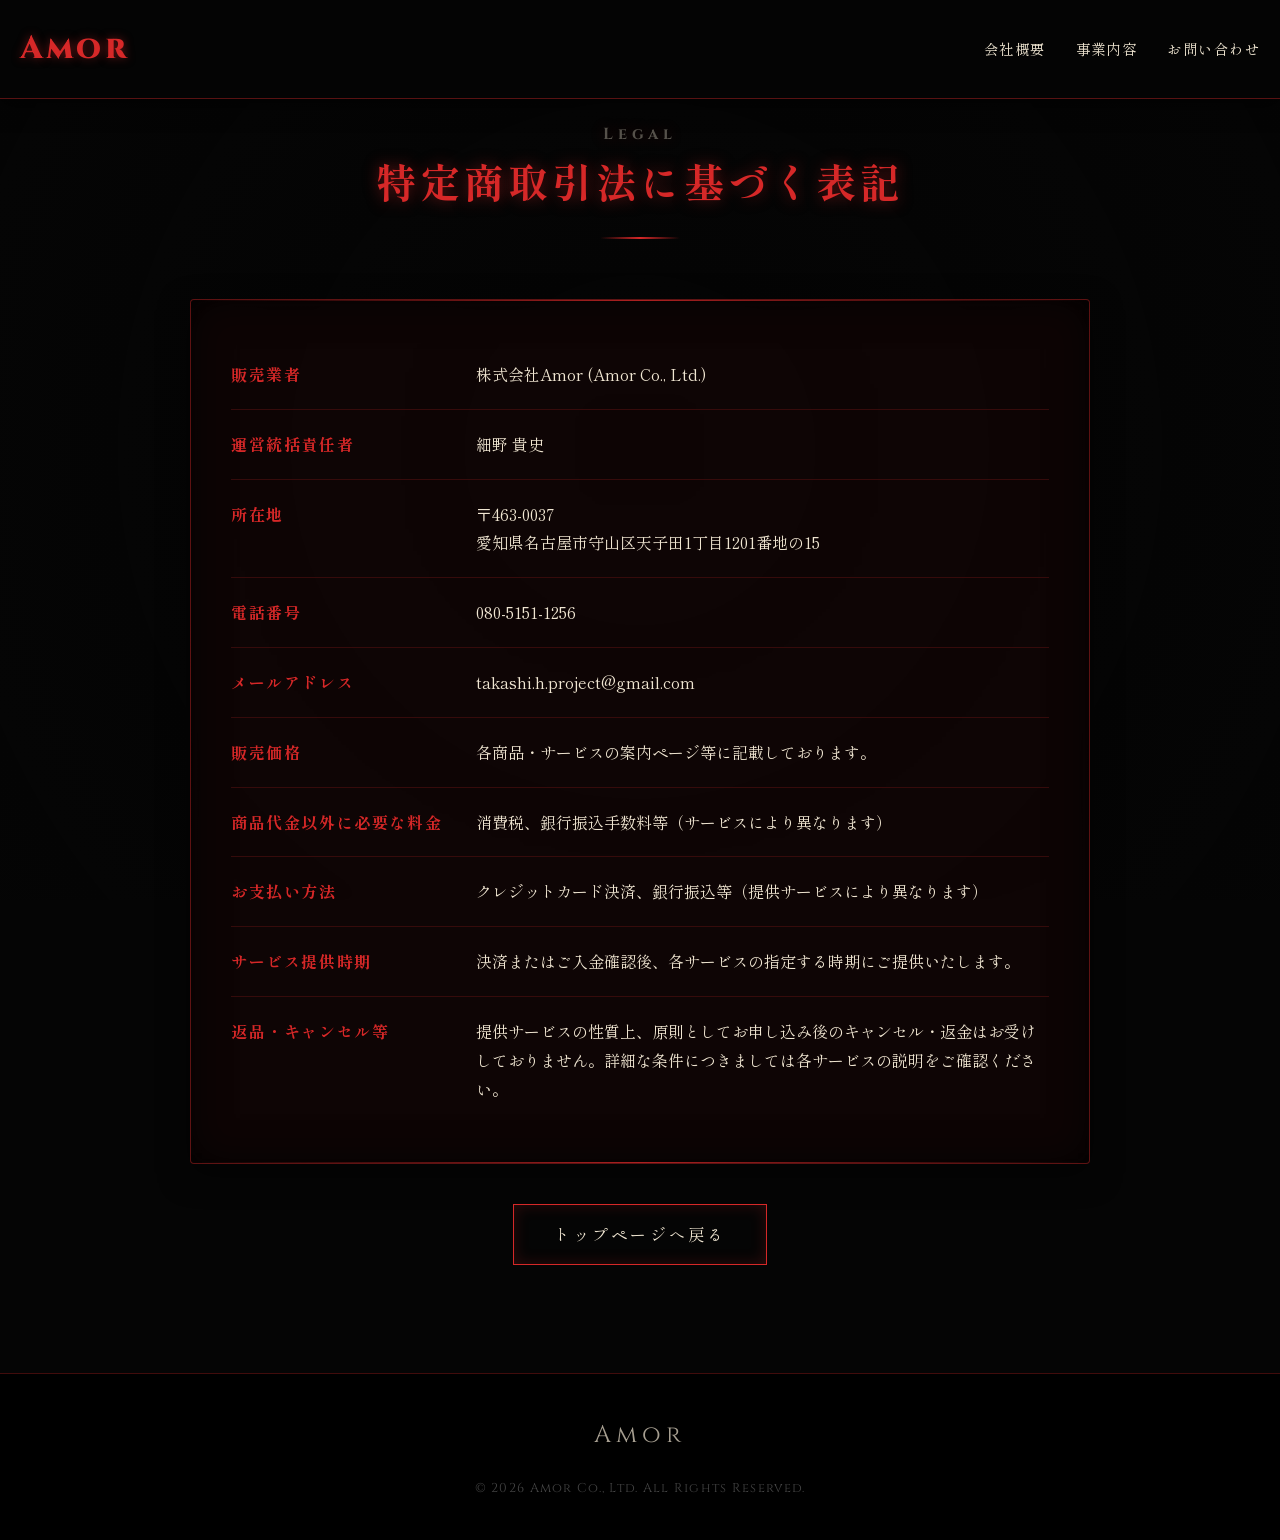
<file: law.html>
<!DOCTYPE html>
<html lang="ja">

<head>
    <meta charset="UTF-8">
    <meta name="viewport" content="width=device-width, initial-scale=1.0">
    <title>特定商取引法に基づく表記 | 株式会社Amor</title>

    <!-- Google Fonts for Mincho -->
    <link rel="preconnect" href="https://fonts.googleapis.com">
    <link rel="preconnect" href="https://fonts.gstatic.com" crossorigin>
    <link
        href="https://fonts.googleapis.com/css2?family=Shippori+Mincho:wght@400;500;700;800&family=Cinzel:wght@600;800&display=swap"
        rel="stylesheet">

    <link rel="stylesheet" href="style.css">
</head>

<body class="legal-page">

    <!-- Navigation -->
    <nav class="navbar scrolled">
        <div class="nav-container">
            <h1 class="nav-logo" onclick="window.location.href='index.html'">Amor</h1>
            <ul class="nav-links">
                <li><a href="index.html#about">会社概要</a></li>
                <li><a href="index.html#services">事業内容</a></li>
                <li><a href="index.html#contact">お問い合わせ</a></li>
            </ul>
        </div>
    </nav>

    <!-- Content Section -->
    <section class="section legal-section">
        <div class="container fade-in visible">
            <h2 class="section-title" data-en="Legal">特定商取引法に基づく表記</h2>
            <div class="glass-panel text-panel">
                <dl class="info-list">
                    <div class="info-item">
                        <dt>販売業者</dt>
                        <dd>株式会社Amor (Amor Co., Ltd.)</dd>
                    </div>
                    <div class="info-item">
                        <dt>運営統括責任者</dt>
                        <dd>細野 貴史</dd>
                    </div>
                    <div class="info-item">
                        <dt>所在地</dt>
                        <dd>〒463-0037<br>愛知県名古屋市守山区天子田1丁目1201番地の15</dd>
                    </div>
                    <div class="info-item">
                        <dt>電話番号</dt>
                        <dd>080-5151-1256</dd>
                    </div>
                    <div class="info-item">
                        <dt>メールアドレス</dt>
                        <dd>takashi.h.project@gmail.com</dd>
                    </div>
                    <div class="info-item">
                        <dt>販売価格</dt>
                        <dd>各商品・サービスの案内ページ等に記載しております。</dd>
                    </div>
                    <div class="info-item">
                        <dt>商品代金以外に必要な料金</dt>
                        <dd>消費税、銀行振込手数料等（サービスにより異なります）</dd>
                    </div>
                    <div class="info-item">
                        <dt>お支払い方法</dt>
                        <dd>クレジットカード決済、銀行振込等（提供サービスにより異なります）</dd>
                    </div>
                    <div class="info-item">
                        <dt>サービス提供時期</dt>
                        <dd>決済またはご入金確認後、各サービスの指定する時期にご提供いたします。</dd>
                    </div>
                    <div class="info-item">
                        <dt>返品・キャンセル等</dt>
                        <dd>提供サービスの性質上、原則としてお申し込み後のキャンセル・返金はお受けしておりません。詳細な条件につきましては各サービスの説明をご確認ください。</dd>
                    </div>
                </dl>
            </div>
            <div style="text-align: center; margin-top: 40px;">
                <a href="index.html" class="cta-button">トップページへ戻る</a>
            </div>
        </div>
    </section>

    <!-- Footer -->
    <footer class="footer">
        <div class="footer-content">
            <div class="footer-logo">Amor</div>
            <p class="copyright">&copy; 2026 Amor Co., Ltd. All Rights Reserved.</p>
        </div>
    </footer>

</body>

</html>
</file>
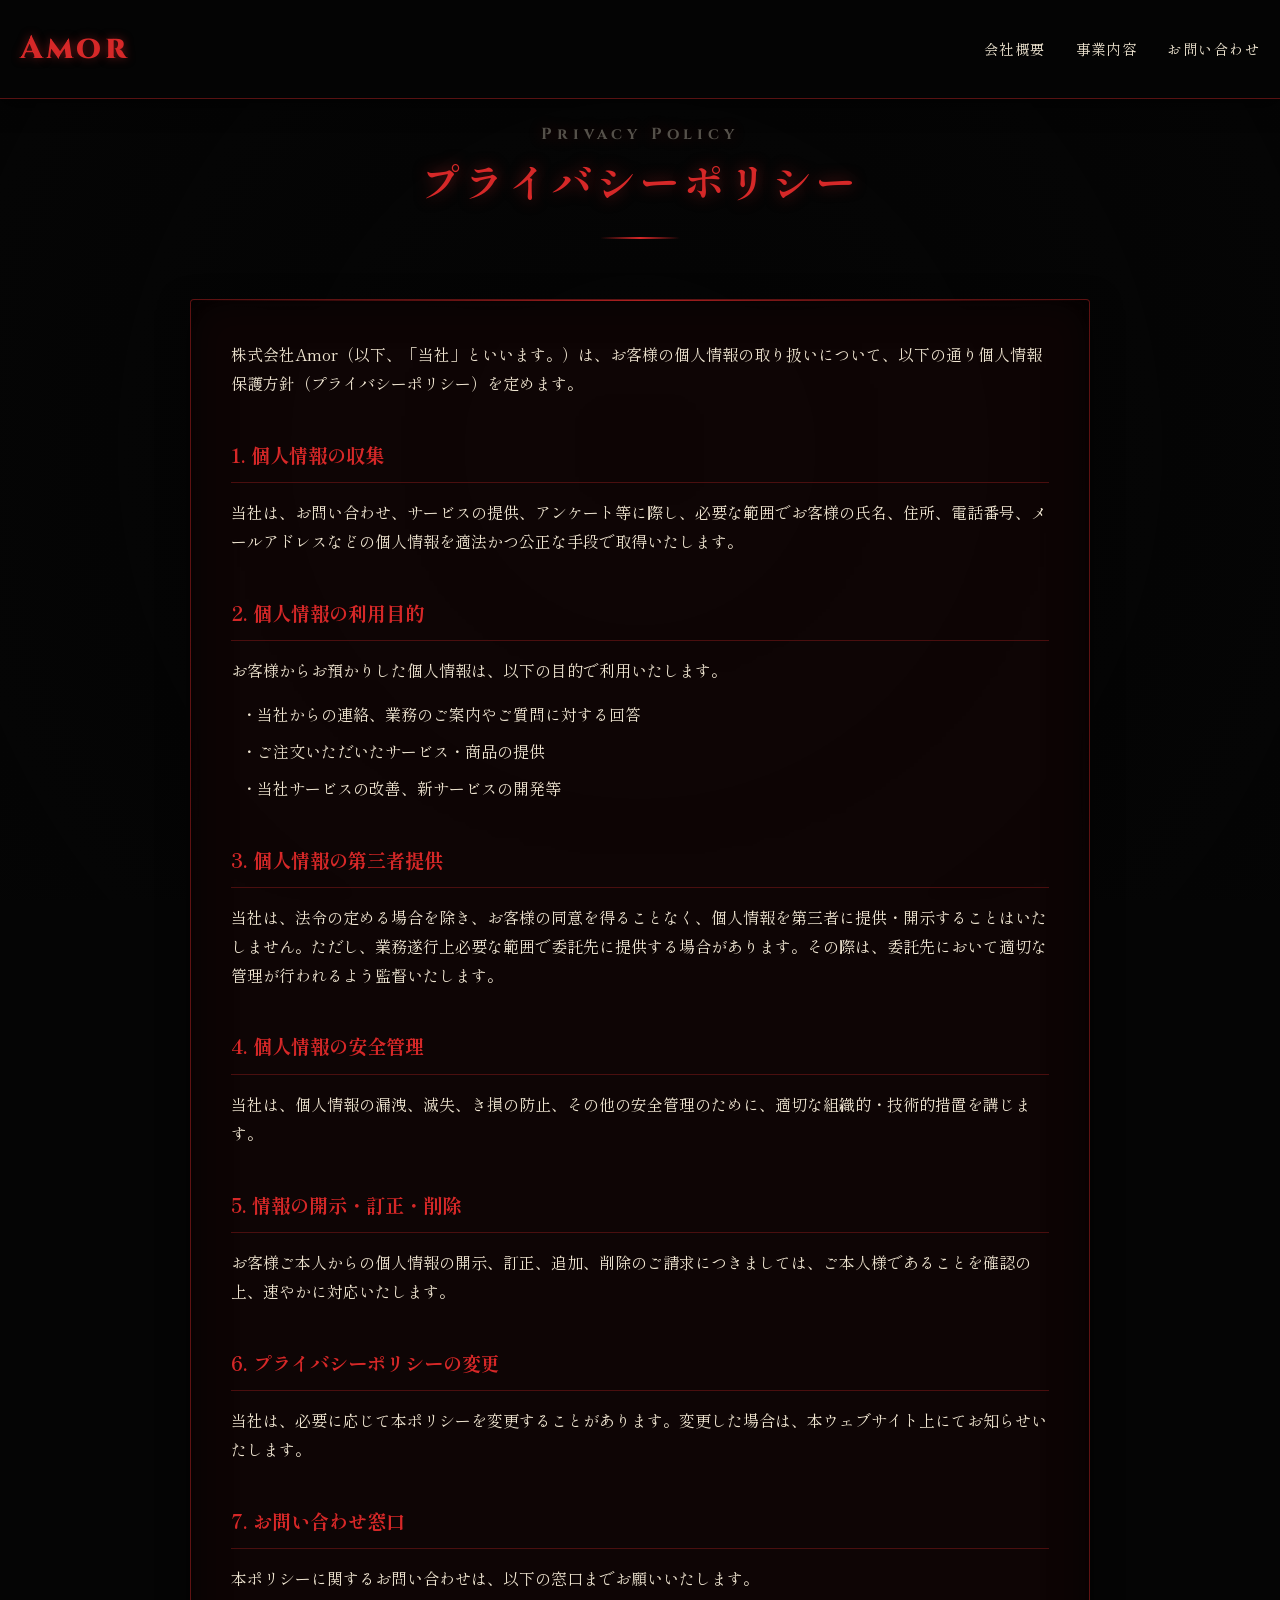
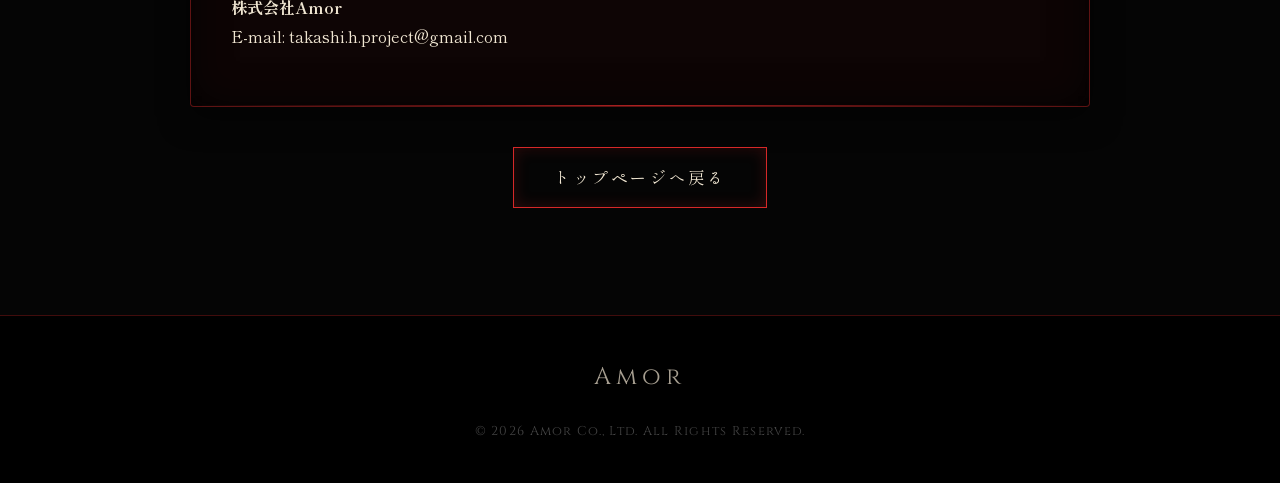
<file: privacy-policy.html>
<!DOCTYPE html>
<html lang="ja">

<head>
    <meta charset="UTF-8">
    <meta name="viewport" content="width=device-width, initial-scale=1.0">
    <title>プライバシーポリシー | 株式会社Amor</title>

    <!-- Google Fonts for Mincho -->
    <link rel="preconnect" href="https://fonts.googleapis.com">
    <link rel="preconnect" href="https://fonts.gstatic.com" crossorigin>
    <link
        href="https://fonts.googleapis.com/css2?family=Shippori+Mincho:wght@400;500;700;800&family=Cinzel:wght@600;800&display=swap"
        rel="stylesheet">

    <link rel="stylesheet" href="style.css">
</head>

<body class="legal-page">

    <!-- Navigation -->
    <nav class="navbar scrolled">
        <div class="nav-container">
            <h1 class="nav-logo" onclick="window.location.href='index.html'">Amor</h1>
            <ul class="nav-links">
                <li><a href="index.html#about">会社概要</a></li>
                <li><a href="index.html#services">事業内容</a></li>
                <li><a href="index.html#contact">お問い合わせ</a></li>
            </ul>
        </div>
    </nav>

    <!-- Content Section -->
    <section class="section legal-section">
        <div class="container fade-in visible">
            <h2 class="section-title" data-en="Privacy Policy">プライバシーポリシー</h2>
            <div class="glass-panel text-panel">
                <div class="legal-text">
                    <p>株式会社Amor（以下、「当社」といいます。）は、お客様の個人情報の取り扱いについて、以下の通り個人情報保護方針（プライバシーポリシー）を定めます。</p>

                    <h3>1. 個人情報の収集</h3>
                    <p>当社は、お問い合わせ、サービスの提供、アンケート等に際し、必要な範囲でお客様の氏名、住所、電話番号、メールアドレスなどの個人情報を適法かつ公正な手段で取得いたします。</p>

                    <h3>2. 個人情報の利用目的</h3>
                    <p>お客様からお預かりした個人情報は、以下の目的で利用いたします。</p>
                    <ul>
                        <li>・当社からの連絡、業務のご案内やご質問に対する回答</li>
                        <li>・ご注文いただいたサービス・商品の提供</li>
                        <li>・当社サービスの改善、新サービスの開発等</li>
                    </ul>

                    <h3>3. 個人情報の第三者提供</h3>
                    <p>当社は、法令の定める場合を除き、お客様の同意を得ることなく、個人情報を第三者に提供・開示することはいたしません。ただし、業務遂行上必要な範囲で委託先に提供する場合があります。その際は、委託先において適切な管理が行われるよう監督いたします。
                    </p>

                    <h3>4. 個人情報の安全管理</h3>
                    <p>当社は、個人情報の漏洩、滅失、き損の防止、その他の安全管理のために、適切な組織的・技術的措置を講じます。</p>

                    <h3>5. 情報の開示・訂正・削除</h3>
                    <p>お客様ご本人からの個人情報の開示、訂正、追加、削除のご請求につきましては、ご本人様であることを確認の上、速やかに対応いたします。</p>

                    <h3>6. プライバシーポリシーの変更</h3>
                    <p>当社は、必要に応じて本ポリシーを変更することがあります。変更した場合は、本ウェブサイト上にてお知らせいたします。</p>

                    <h3>7. お問い合わせ窓口</h3>
                    <p>本ポリシーに関するお問い合わせは、以下の窓口までお願いいたします。<br>
                        <strong>株式会社Amor</strong><br>
                        E-mail: takashi.h.project@gmail.com
                    </p>
                </div>
            </div>
            <div style="text-align: center; margin-top: 40px;">
                <a href="index.html" class="cta-button">トップページへ戻る</a>
            </div>
        </div>
    </section>

    <!-- Footer -->
    <footer class="footer">
        <div class="footer-content">
            <div class="footer-logo">Amor</div>
            <p class="copyright">&copy; 2026 Amor Co., Ltd. All Rights Reserved.</p>
        </div>
    </footer>

</body>

</html>
</file>
<file: style.css>
/* CSS Reset and Variables */
:root {
    --color-bg: #050505;
    --color-panel: rgba(20, 5, 5, 0.6);
    --color-primary: #8e0000;
    --color-primary-light: #d62828;
    --color-text: #f0e6d2;
    --color-text-dim: #a69e90;
    --border-red: rgba(214, 40, 40, 0.4);

    --font-heading: 'Cinzel', 'Shippori Mincho', serif;
    --font-body: 'Shippori Mincho', serif;

    --transition: 0.4s ease-in-out;
}

* {
    margin: 0;
    padding: 0;
    box-sizing: border-box;
}

html {
    scroll-behavior: smooth;
}

body {
    background-color: var(--color-bg);
    color: var(--color-text);
    font-family: var(--font-body);
    line-height: 1.8;
    overflow-x: hidden;
    position: relative;
}

body::after {
    content: '';
    position: fixed;
    top: 0;
    left: 0;
    width: 100vw;
    height: 100vh;
    background: radial-gradient(circle at center, transparent 0%, rgba(5, 5, 5, 0.9) 100%);
    pointer-events: none;
    z-index: 1;
}

/* Ember Canvas */
#emberCanvas {
    position: fixed;
    top: 0;
    left: 0;
    width: 100vw;
    height: 100vh;
    z-index: 0;
    pointer-events: none;
}

/* Typography Selection */
::selection {
    background: var(--color-primary-light);
    color: #fff;
}

/* Base Sections */
.section {
    padding: 100px 20px;
    min-height: 80vh;
    position: relative;
    z-index: 5;
    display: flex;
    align-items: center;
    justify-content: center;
}

.container {
    max-width: 1200px;
    width: 100%;
    margin: 0 auto;
}

.section-title {
    font-family: var(--font-heading);
    font-size: 2.5rem;
    color: var(--color-primary-light);
    text-align: center;
    margin-bottom: 60px;
    position: relative;
    text-shadow: 0 0 15px rgba(214, 40, 40, 0.5);
    letter-spacing: 0.1em;
}

.section-title::before {
    content: attr(data-en);
    position: absolute;
    top: -30px;
    left: 50%;
    transform: translateX(-50%);
    font-family: 'Cinzel', serif;
    font-size: 1rem;
    color: var(--color-text-dim);
    letter-spacing: 0.3em;
    opacity: 0.5;
}

.section-title::after {
    content: '';
    display: block;
    width: 80px;
    height: 2px;
    background: linear-gradient(90deg, transparent, var(--color-primary-light), transparent);
    margin: 15px auto 0;
}

/* Glass Panel Utility */
.glass-panel {
    background: var(--color-panel);
    border: 1px solid var(--border-red);
    backdrop-filter: blur(10px);
    border-radius: 4px;
    padding: 40px;
    box-shadow: inset 0 0 40px rgba(0, 0, 0, 0.8), 0 10px 30px rgba(0, 0, 0, 0.5);
    position: relative;
    overflow: hidden;
}

.glass-panel::before {
    content: '';
    position: absolute;
    top: 0;
    left: 0;
    width: 100%;
    height: 1px;
    background: linear-gradient(90deg, transparent, rgba(214, 40, 40, 0.8), transparent);
}

.glass-panel::after {
    content: '';
    position: absolute;
    bottom: 0;
    left: 0;
    width: 100%;
    height: 1px;
    background: linear-gradient(90deg, transparent, rgba(214, 40, 40, 0.8), transparent);
}

/* Navigation */
.navbar {
    position: fixed;
    top: 0;
    width: 100%;
    padding: 20px;
    z-index: 100;
    transition: var(--transition);
    background: transparent;
}

.navbar.scrolled {
    background: rgba(5, 5, 5, 0.9);
    border-bottom: 1px solid var(--border-red);
    box-shadow: 0 4px 20px rgba(0, 0, 0, 0.8);
}

.nav-container {
    max-width: 1400px;
    margin: 0 auto;
    display: flex;
    justify-content: space-between;
    align-items: center;
}

.nav-logo {
    font-family: 'Cinzel', serif;
    font-size: 2rem;
    font-weight: 800;
    color: var(--color-primary-light);
    letter-spacing: 0.1em;
    text-shadow: 0 0 10px rgba(214, 40, 40, 0.5);
    cursor: pointer;
}

.nav-links {
    list-style: none;
    display: flex;
    gap: 30px;
}

.nav-links li a {
    color: var(--color-text);
    text-decoration: none;
    font-size: 0.9rem;
    letter-spacing: 0.1em;
    transition: var(--transition);
    position: relative;
}

.nav-links li a:hover {
    color: var(--color-primary-light);
    text-shadow: 0 0 8px rgba(214, 40, 40, 0.8);
}

.hamburger {
    display: none;
    cursor: pointer;
    flex-direction: column;
    gap: 6px;
}

.hamburger span {
    width: 30px;
    height: 2px;
    background-color: var(--color-text);
    transition: var(--transition);
}

/* Hero Section */
.hero {
    height: 100vh;
    display: flex;
    align-items: center;
    justify-content: center;
    position: relative;
    z-index: 5;
    background: radial-gradient(ellipse at center, transparent 0%, #000 120%);
}

.hero-content {
    text-align: center;
}

.hero-title {
    font-family: var(--font-heading);
    font-size: 5rem;
    font-weight: 800;
    letter-spacing: 0.15em;
    margin: 20px 0;
    background: linear-gradient(to bottom, #fff, #a0a0a0);
    -webkit-background-clip: text;
    background-clip: text;
    -webkit-text-fill-color: transparent;
    text-shadow: 0 0 30px rgba(255, 255, 255, 0.1);
}

.hero-subtitle {
    font-family: var(--font-body);
    font-size: 1.2rem;
    color: var(--color-primary-light);
    letter-spacing: 0.3em;
}

.hero-desc {
    color: var(--color-text-dim);
    font-size: 1.1rem;
    margin-bottom: 40px;
    line-height: 2;
    letter-spacing: 0.1em;
}

.cta-button {
    display: inline-block;
    padding: 15px 40px;
    background: transparent;
    border: 1px solid var(--color-primary-light);
    color: var(--color-text);
    font-family: var(--font-body);
    font-size: 1rem;
    letter-spacing: 0.2em;
    text-decoration: none;
    position: relative;
    overflow: hidden;
    transition: var(--transition);
    box-shadow: 0 0 15px rgba(214, 40, 40, 0.2) inset;
    cursor: pointer;
}

.cta-button:hover {
    background: rgba(214, 40, 40, 0.1);
    box-shadow: 0 0 20px rgba(214, 40, 40, 0.6) inset, 0 0 20px rgba(214, 40, 40, 0.4);
    text-shadow: 0 0 5px #fff;
}

.cta-button::before {
    content: '';
    position: absolute;
    top: 50%;
    left: 50%;
    width: 0;
    height: 0;
    background: rgba(214, 40, 40, 0.2);
    transform: translate(-50%, -50%);
    border-radius: 50%;
    transition: width 0.6s, height 0.6s;
    z-index: -1;
}

.cta-button:hover::before {
    width: 300px;
    height: 300px;
}

.scroll-indicator {
    position: absolute;
    bottom: 40px;
    left: 50%;
    transform: translateX(-50%);
    text-align: center;
    color: var(--color-text-dim);
    font-family: 'Cinzel', serif;
    letter-spacing: 0.2em;
    font-size: 0.8rem;
    animation: bounce 2s infinite;
}

.arrow {
    width: 1px;
    height: 40px;
    background: linear-gradient(to bottom, transparent, var(--color-primary-light));
    margin: 10px auto 0;
}

@keyframes bounce {

    0%,
    20%,
    50%,
    80%,
    100% {
        transform: translateY(0) translateX(-50%);
    }

    40% {
        transform: translateY(-10px) translateX(-50%);
    }

    60% {
        transform: translateY(-5px) translateX(-50%);
    }
}

/* Services Grid */
.services-grid {
    display: grid;
    grid-template-columns: repeat(auto-fit, minmax(300px, 1fr));
    gap: 40px;
    margin-top: 60px;
}

.service-card {
    background: var(--color-panel);
    border: 1px solid var(--border-red);
    padding: 50px 30px;
    text-align: center;
    transition: transform 0.4s ease, box-shadow 0.4s ease;
    border-radius: 2px;
    position: relative;
    overflow: hidden;
}

.service-card:hover {
    transform: translateY(-10px);
    box-shadow: 0 15px 40px rgba(142, 0, 0, 0.3), inset 0 0 20px rgba(214, 40, 40, 0.1);
    border-color: var(--color-primary-light);
}

.card-icon {
    font-family: 'Cinzel', serif;
    font-size: 3rem;
    color: var(--color-primary-light);
    margin-bottom: 20px;
    text-shadow: 0 0 15px rgba(214, 40, 40, 0.6);
}

.card-title {
    font-size: 1.5rem;
    margin-bottom: 20px;
    color: #fff;
    letter-spacing: 0.1em;
}

.card-desc {
    color: var(--color-text-dim);
    font-size: 0.95rem;
    line-height: 1.8;
}

/* Alliance Section */
.alliance-section {
    background: url('data:image/svg+xml;utf8,<svg width="100" height="100" viewBox="0 0 100 100" xmlns="http://www.w3.org/2000/svg"><path d="M0 0h100v100H0z" fill="none"/><path d="M50 0v100m-50-50h100" stroke="rgba(214,40,40,0.05)" stroke-width="1"/></svg>') repeat;
}

.alliance-content {
    text-align: center;
    padding: 60px 40px;
    max-width: 800px;
    margin: 0 auto;
}

.alliance-name {
    font-size: 2rem;
    color: var(--color-primary-light);
    margin-bottom: 25px;
    font-weight: 700;
}

.alliance-desc {
    font-size: 1.05rem;
    line-height: 2;
    color: var(--color-text);
}

/* About Grid */
.about-grid {
    display: flex;
    justify-content: center;
    margin-top: 40px;
}

.about-info {
    width: 100%;
    max-width: 800px;
}

.info-list {
    display: flex;
    flex-direction: column;
    gap: 0;
}

.info-item {
    display: flex;
    padding: 20px 0;
    border-bottom: 1px solid rgba(214, 40, 40, 0.2);
}

.info-item:last-child {
    border-bottom: none;
}

dt {
    width: 30%;
    font-weight: 700;
    color: var(--color-primary-light);
    letter-spacing: 0.1em;
}

dd {
    width: 70%;
    color: var(--color-text);
}

/* Contact Section */
.contact-panel {
    text-align: center;
    padding: 80px 40px;
    max-width: 800px;
    margin: 0 auto;
}

.contact-message {
    font-size: 1.2rem;
    margin-bottom: 40px;
    letter-spacing: 0.1em;
}

.contact-email {
    margin-bottom: 50px;
    display: flex;
    align-items: center;
    justify-content: center;
    gap: 15px;
}

.email-icon {
    font-size: 1.5rem;
    color: var(--color-primary-light);
}

.email-link {
    font-family: 'Cinzel', serif;
    font-size: 1.5rem;
    color: var(--color-text);
    text-decoration: none;
    letter-spacing: 0.05em;
    transition: var(--transition);
}

.email-link:hover {
    color: var(--color-primary-light);
    text-shadow: 0 0 15px rgba(214, 40, 40, 0.5);
}

.submit-button {
    font-family: var(--font-body);
    font-size: 1.1rem;
    padding: 15px 60px;
    background: rgba(142, 0, 0, 0.3);
    border: 1px solid var(--color-primary-light);
    color: var(--color-text);
    cursor: pointer;
    letter-spacing: 0.2em;
    transition: var(--transition);
    outline: none;
}

.submit-button:hover {
    background: rgba(214, 40, 40, 0.5);
    box-shadow: 0 0 25px rgba(214, 40, 40, 0.8);
    color: #fff;
}

/* Footer and Legal Pages */
.footer-links {
    margin-bottom: 20px;
    display: flex;
    justify-content: center;
    gap: 20px;
    flex-wrap: wrap;
}

.footer-links a {
    color: var(--color-text-dim);
    text-decoration: none;
    font-size: 0.85rem;
    transition: var(--transition);
}

.footer-links a:hover {
    color: var(--color-primary-light);
    text-decoration: underline;
}

.legal-section {
    padding-top: 150px;
    /* Compensate for navbar */
    align-items: flex-start;
}

.text-panel {
    max-width: 900px;
    margin: 0 auto;
}

.legal-text h3 {
    color: var(--color-primary-light);
    margin-top: 40px;
    margin-bottom: 15px;
    font-size: 1.2rem;
    border-bottom: 1px solid rgba(214, 40, 40, 0.3);
    padding-bottom: 10px;
}

.legal-text p {
    margin-bottom: 15px;
    color: var(--color-text);
}

.legal-text ul {
    list-style: none;
    margin-bottom: 20px;
    padding-left: 10px;
}

.legal-text li {
    margin-bottom: 8px;
    color: var(--color-text);
}

/* Footer */
.footer {
    background: #000;
    padding: 40px 20px;
    text-align: center;
    border-top: 1px solid rgba(214, 40, 40, 0.3);
    position: relative;
    z-index: 5;
}

.footer-logo {
    font-family: 'Cinzel', serif;
    font-size: 1.5rem;
    color: var(--color-text-dim);
    margin-bottom: 20px;
    letter-spacing: 0.2em;
}

.copyright {
    color: #444;
    font-size: 0.8rem;
    font-family: 'Cinzel', serif;
    letter-spacing: 0.1em;
}

/* Animations */
.fade-in {
    opacity: 0;
    transform: translateY(30px);
    transition: opacity 1s ease-out, transform 1s ease-out;
}

.fade-in.visible {
    opacity: 1;
    transform: translateY(0);
}

/* Responsive */
@media (max-width: 768px) {
    .nav-links {
        display: none;
    }

    .hamburger {
        display: flex;
    }

    .hero-title {
        font-size: 3rem;
    }

    .hero-subtitle {
        font-size: 1rem;
    }

    .info-item {
        flex-direction: column;
        gap: 10px;
    }

    dt,
    dd {
        width: 100%;
    }

    .email-link {
        font-size: 1.2rem;
    }
}
</file>
